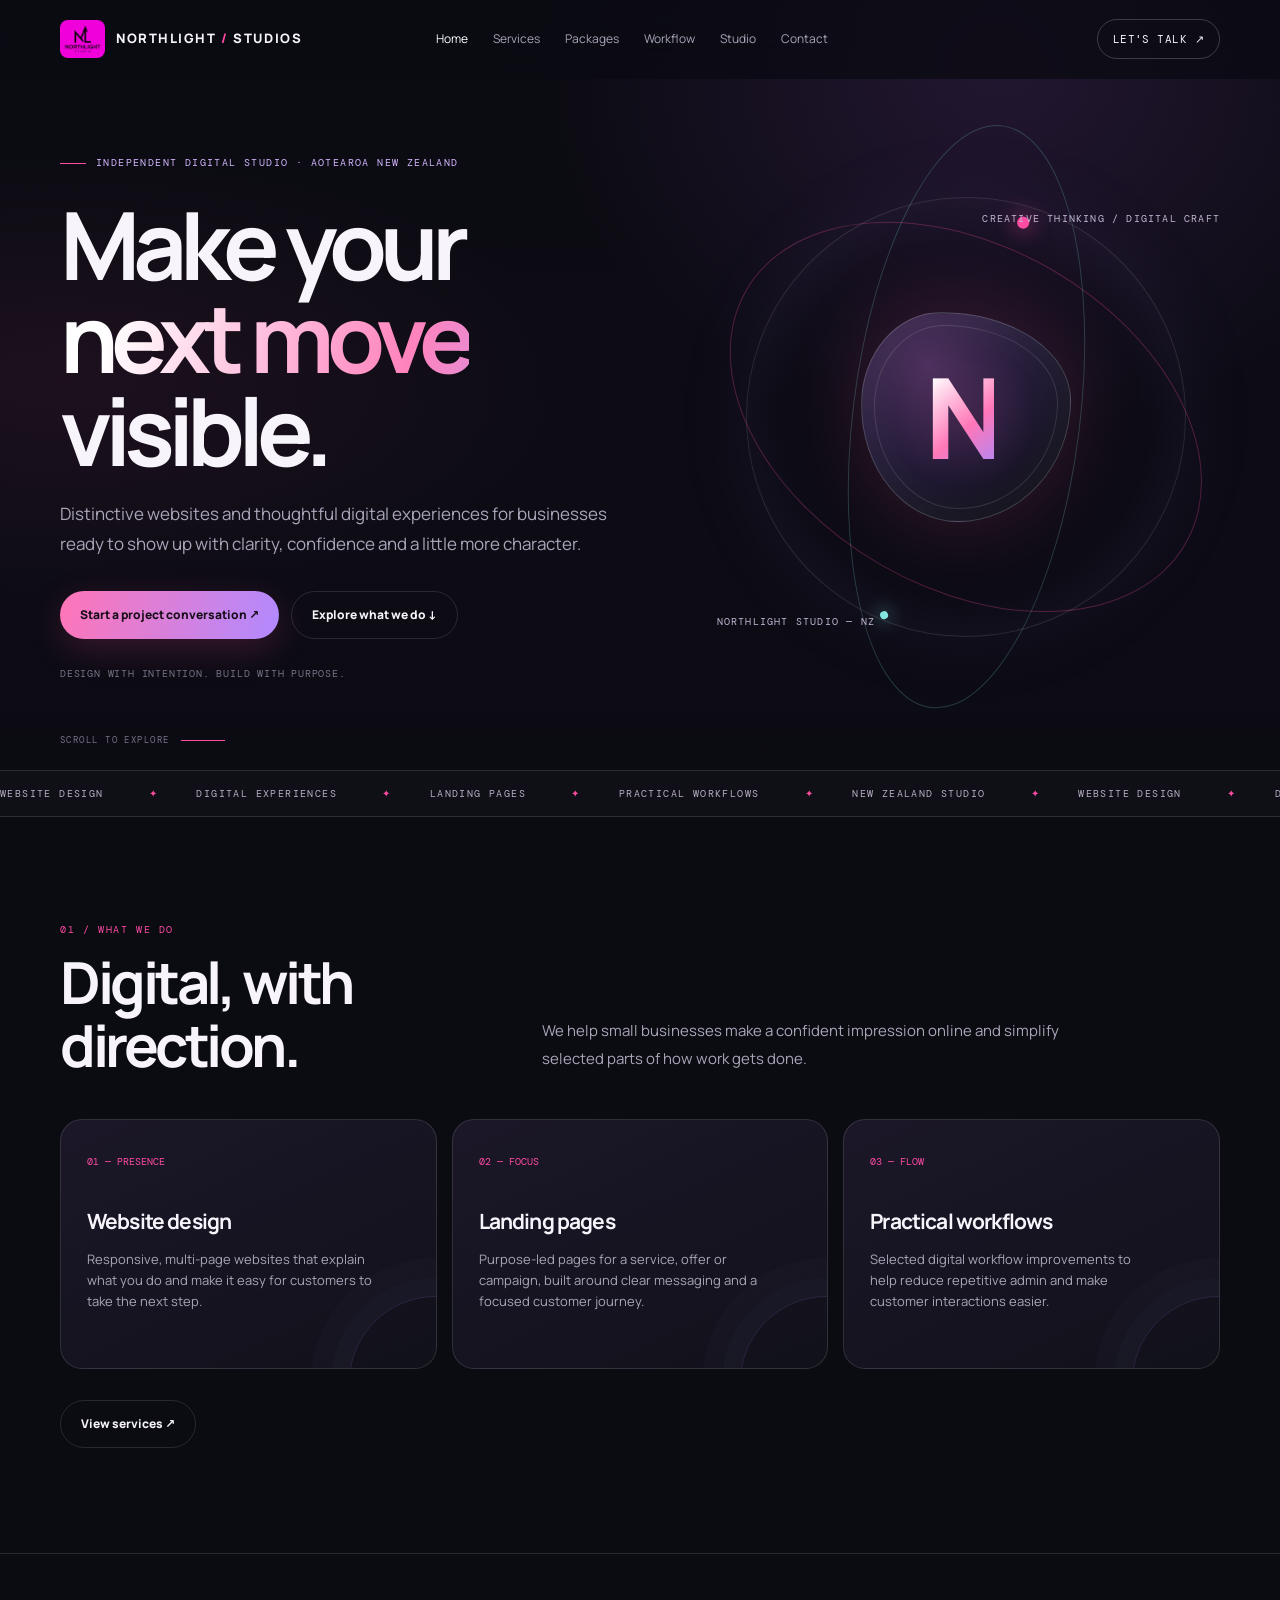
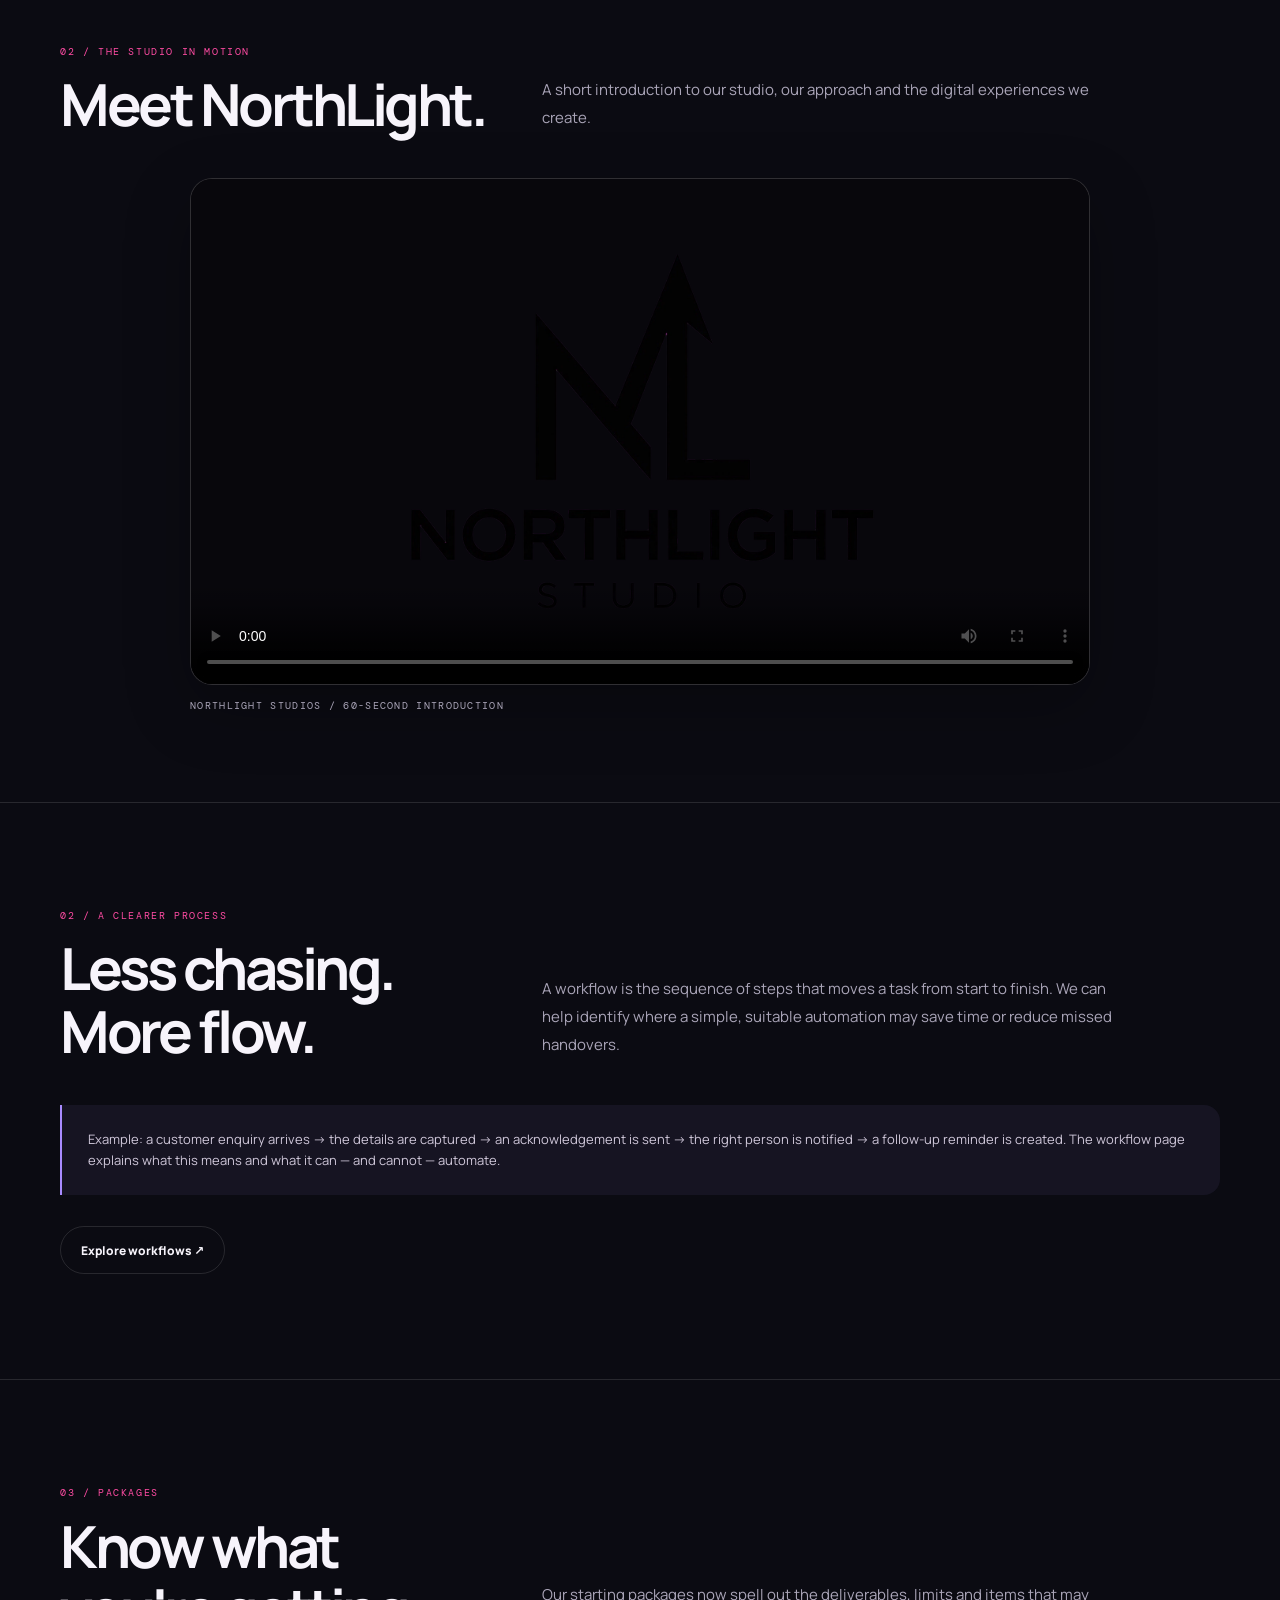
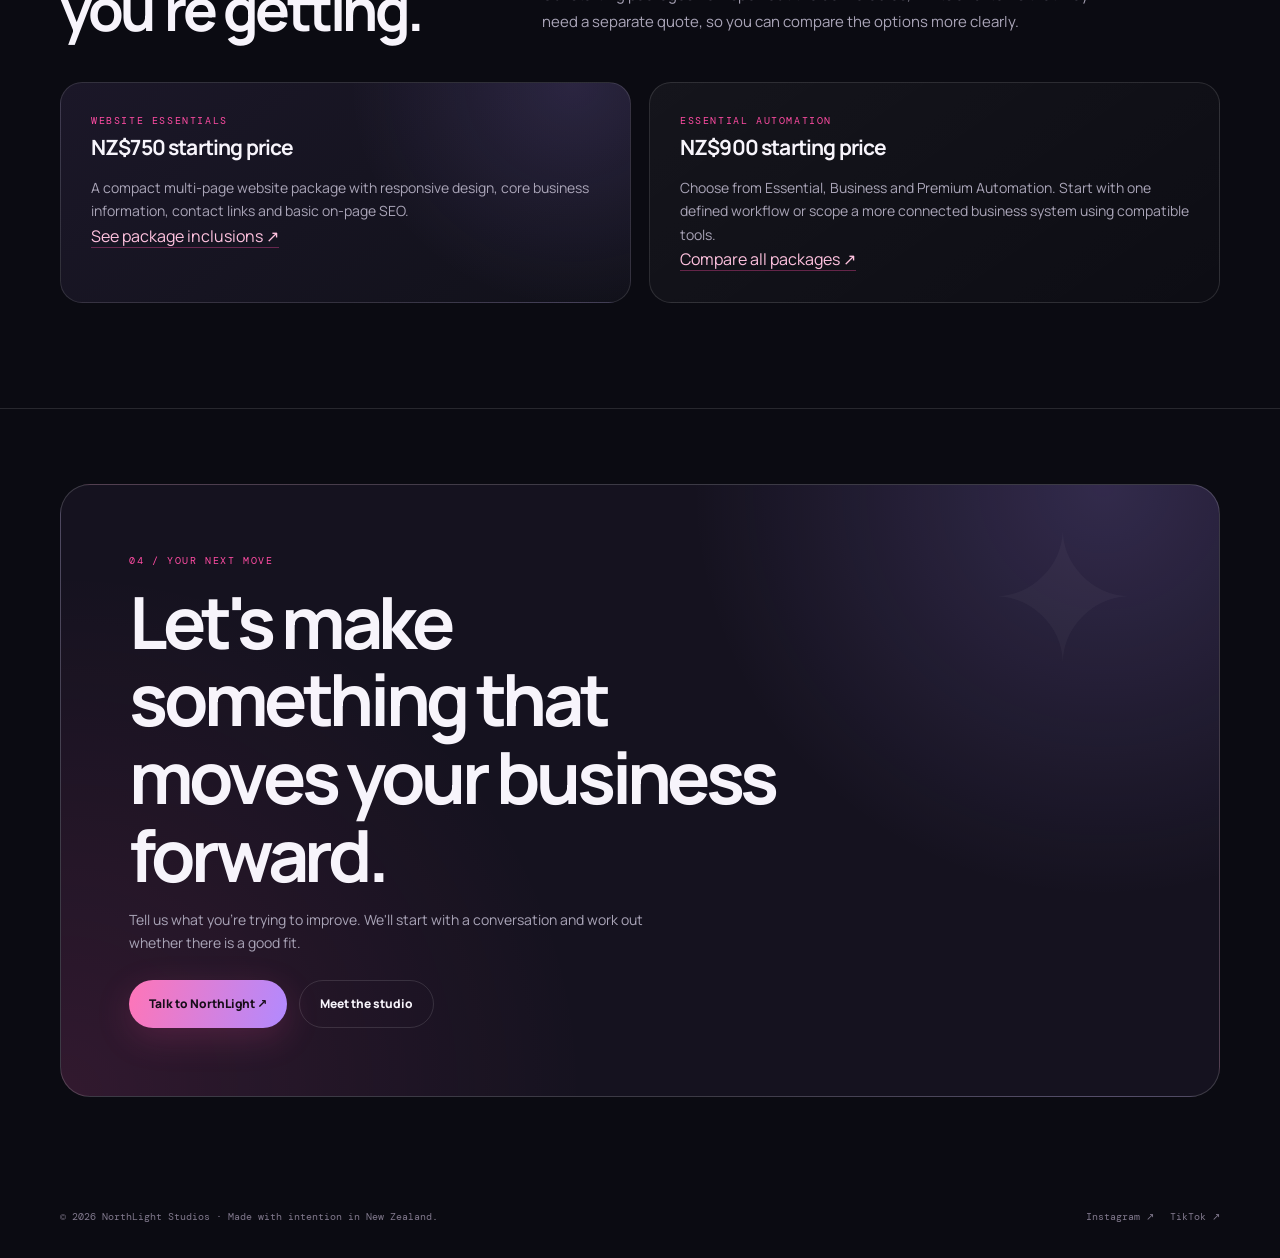
<file: index.html>
<!doctype html>
<html lang="en-NZ"><head><meta charset="utf-8"><meta name="viewport" content="width=device-width, initial-scale=1"><meta name="theme-color" content="#0b0b12"><meta name="description" content="Distinctive multi-page websites and practical digital workflows for New Zealand small businesses."><meta property="og:title" content="Make your next move visible | NorthLight Studios"><meta property="og:description" content="Distinctive multi-page websites and practical digital workflows for New Zealand small businesses."><title>Make your next move visible | NorthLight Studios</title><link rel="canonical" href="https://tk-890.github.io/northlight-studios/"><link rel="preconnect" href="https://fonts.googleapis.com"><link rel="preconnect" href="https://fonts.gstatic.com" crossorigin><link href="https://fonts.googleapis.com/css2?family=DM+Mono:wght@400;500&family=Manrope:wght@400;500;600;700;800&display=swap" rel="stylesheet"><link rel="stylesheet" href="styles.css"><script src="script.js" defer></script></head><body><header class="site-header" id="siteHeader"><div class="wrap nav">
<a class="brand" href="index.html" aria-label="NorthLight Studios home"><span class="brand-logo"><img src="assets/northlight-logo.png" alt="" width="44" height="30"></span><span class="brand-name">NORTHLIGHT<span> / </span>STUDIOS</span></a>
<nav id="main-menu" class="nav-links" aria-label="Main navigation"><a href="index.html" aria-current="page">Home</a><a href="services.html">Services</a><a href="packages.html">Packages</a><a href="workflow.html">Workflow</a><a href="studio.html">Studio</a><a href="contact.html">Contact</a></nav>
<div class="site-nav"><button class="menu-toggle" type="button" aria-expanded="false" aria-controls="main-menu">MENU ☰</button></div>
<a class="nav-cta" href="contact.html">LET'S TALK ↗</a>
</div></header><main>
<div class="wrap hero"><div class="hero-copy"><div class="eyebrow">Independent digital studio · Aotearoa New Zealand</div><h1>Make your<br><span class="gradient-text">next move</span><br>visible.</h1><p class="hero-lede">Distinctive websites and thoughtful digital experiences for businesses ready to show up with clarity, confidence and a little more character.</p><div class="hero-actions"><a class="button button-primary" href="contact.html">Start a project conversation ↗</a><a class="button button-ghost" href="services.html">Explore what we do ↓</a></div><div class="hero-note">DESIGN WITH INTENTION. BUILD WITH PURPOSE.</div></div><div class="hero-art" aria-label="Abstract NorthLight star and orbital design"><div class="orbital"><span class="orbit-dot"></span><span class="orbit-dot two"></span></div><div class="core"><span class="core-letter">N</span></div><div class="art-label top">CREATIVE THINKING / DIGITAL CRAFT</div><div class="art-label bottom">NORTHLIGHT STUDIO — NZ</div></div><div class="scroll-mark">SCROLL TO EXPLORE</div></div>
<div class="ticker" aria-label="NorthLight services"><div class="ticker-track" aria-hidden="true"><span>Website design <b>✦</b></span><span>Digital experiences <b>✦</b></span><span>Landing pages <b>✦</b></span><span>Practical workflows <b>✦</b></span><span>New Zealand studio <b>✦</b></span><span>Website design <b>✦</b></span><span>Digital experiences <b>✦</b></span><span>Landing pages <b>✦</b></span><span>Practical workflows <b>✦</b></span><span>New Zealand studio <b>✦</b></span></div></div>
<section><div class="wrap reveal"><div class="section-head"><div><div class="kicker">01 / What we do</div><h2>Digital, with<br>direction.</h2></div><p class="section-intro">We help small businesses make a confident impression online and simplify selected parts of how work gets done.</p></div><div class="service-grid"><article class="service-card"><span class="index">01 — PRESENCE</span><h3>Website design</h3><p>Responsive, multi-page websites that explain what you do and make it easy for customers to take the next step.</p></article><article class="service-card"><span class="index">02 — FOCUS</span><h3>Landing pages</h3><p>Purpose-led pages for a service, offer or campaign, built around clear messaging and a focused customer journey.</p></article><article class="service-card"><span class="index">03 — FLOW</span><h3>Practical workflows</h3><p>Selected digital workflow improvements to help reduce repetitive admin and make customer interactions easier.</p></article></div><div class="hero-actions"><a class="button button-ghost" href="services.html">View services ↗</a></div></div></section>
<section class="showreel-section" aria-labelledby="showreel-heading"><div class="wrap reveal"><div class="section-head"><div><div class="kicker">02 / The studio in motion</div><h2 id="showreel-heading">Meet NorthLight.</h2></div><p class="section-intro">A short introduction to our studio, our approach and the digital experiences we create.</p></div><div class="showreel-frame"><video class="showreel-video" controls preload="metadata" playsinline poster="assets/northlight-logo.png" aria-label="NorthLight Studios promotional film"><source src="assets/northlight-showreel.mp4" type="video/mp4">Your browser does not support embedded video. <a href="assets/northlight-showreel.mp4">Open the film</a>.</video></div><p class="showreel-caption">NORTHLIGHT STUDIOS / 60-SECOND INTRODUCTION</p></div></section>
<section><div class="wrap reveal"><div class="section-head"><div><div class="kicker">02 / A clearer process</div><h2>Less chasing.<br>More flow.</h2></div><p class="section-intro">A workflow is the sequence of steps that moves a task from start to finish. We can help identify where a simple, suitable automation may save time or reduce missed handovers.</p></div><div class="callout-panel">Example: a customer enquiry arrives → the details are captured → an acknowledgement is sent → the right person is notified → a follow-up reminder is created. The workflow page explains what this means and what it can — and cannot — automate.</div><div class="hero-actions"><a class="button button-ghost" href="workflow.html">Explore workflows ↗</a></div></div></section>
<section><div class="wrap reveal"><div class="section-head"><div><div class="kicker">03 / Packages</div><h2>Know what<br>you're getting.</h2></div><p class="section-intro">Our starting packages now spell out the deliverables, limits and items that may need a separate quote, so you can compare the options more clearly.</p></div><div class="about-grid"><article class="about-panel feature"><div class="kicker">Website Essentials</div><h3>NZ$750 starting price</h3><p>A compact multi-page website package with responsive design, core business information, contact links and basic on-page SEO.</p><a class="text-link" href="packages.html">See package inclusions ↗</a></article><article class="about-panel"><div class="kicker">Essential Automation</div><h3>NZ$900 starting price</h3><p>Choose from Essential, Business and Premium Automation. Start with one defined workflow or scope a more connected business system using compatible tools.</p><a class="text-link" href="packages.html">Compare all packages ↗</a></article></div></div></section>
<div class="wrap contact-section"><div class="contact-box reveal"><div class="kicker">04 / Your next move</div><h2>Let's make something that moves your business forward.</h2><p>Tell us what you're trying to improve. We'll start with a conversation and work out whether there is a good fit.</p><div class="contact-actions"><a class="button button-primary" href="contact.html">Talk to NorthLight ↗</a><a class="button button-ghost" href="studio.html">Meet the studio</a></div></div></div></main><footer class="wrap"><span>© <span id="year"></span> NorthLight Studios · Made with intention in New Zealand.</span><div class="footer-social"><a href="https://www.instagram.com/northlight_std" target="_blank" rel="noopener noreferrer">Instagram ↗</a><a href="https://www.tiktok.com/@northlight.studi" target="_blank" rel="noopener noreferrer">TikTok ↗</a></div></footer></body></html>
</file>
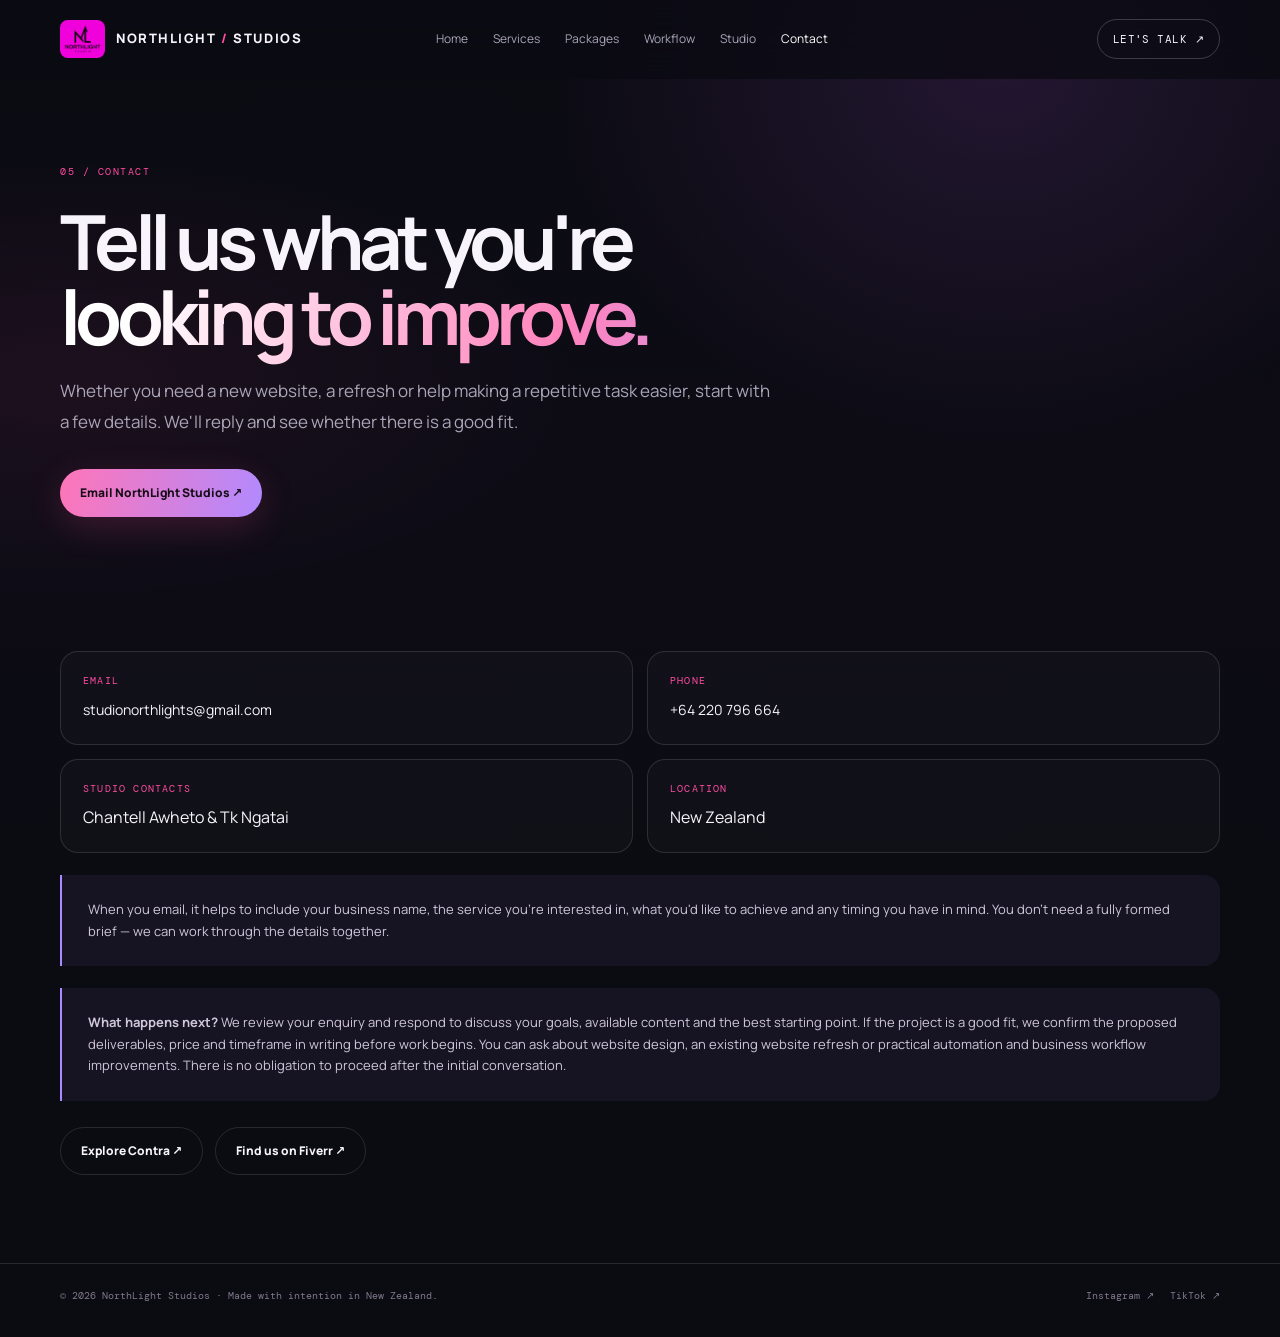
<file: contact.html>
<!doctype html>
<html lang="en-NZ"><head><meta charset="utf-8"><meta name="viewport" content="width=device-width, initial-scale=1"><meta name="theme-color" content="#0b0b12"><meta name="description" content="Contact NorthLight Studios about website design, digital projects and practical workflow improvements."><meta property="og:title" content="Contact NorthLight Studios | NorthLight Studios"><meta property="og:description" content="Contact NorthLight Studios about website design, digital projects and practical workflow improvements."><title>Contact NorthLight Studios | NorthLight Studios</title><link rel="canonical" href="https://tk-890.github.io/northlight-studios/contact.html"><link rel="preconnect" href="https://fonts.googleapis.com"><link rel="preconnect" href="https://fonts.gstatic.com" crossorigin><link href="https://fonts.googleapis.com/css2?family=DM+Mono:wght@400;500&family=Manrope:wght@400;500;600;700;800&display=swap" rel="stylesheet"><link rel="stylesheet" href="styles.css"><script src="script.js" defer></script></head><body><header class="site-header" id="siteHeader"><div class="wrap nav">
<a class="brand" href="index.html" aria-label="NorthLight Studios home"><span class="brand-logo"><img src="assets/northlight-logo.png" alt="" width="44" height="30"></span><span class="brand-name">NORTHLIGHT<span> / </span>STUDIOS</span></a>
<nav id="main-menu" class="nav-links" aria-label="Main navigation"><a href="index.html">Home</a><a href="services.html">Services</a><a href="packages.html">Packages</a><a href="workflow.html">Workflow</a><a href="studio.html">Studio</a><a href="contact.html" aria-current="page">Contact</a></nav>
<div class="site-nav"><button class="menu-toggle" type="button" aria-expanded="false" aria-controls="main-menu">MENU ☰</button></div>
<a class="nav-cta" href="contact.html">LET'S TALK ↗</a>
</div></header><main><div class="wrap page-hero"><div class="page-kicker">05 / Contact</div><h1>Tell us what you're<br><span class="gradient-text">looking to improve.</span></h1><p class="hero-lede">Whether you need a new website, a refresh or help making a repetitive task easier, start with a few details. We'll reply and see whether there is a good fit.</p><div class="hero-actions"><a class="button button-primary" href="mailto:studionorthlights@gmail.com?subject=NorthLight%20Studios%20project%20enquiry">Email NorthLight Studios ↗</a></div></div><section class="content-section"><div class="wrap"><div class="contact-methods"><div class="contact-method"><small>Email</small><a href="mailto:studionorthlights@gmail.com">studionorthlights@gmail.com</a></div><div class="contact-method"><small>Phone</small><a href="tel:+64220796664">+64 220 796 664</a></div><div class="contact-method"><small>Studio contacts</small><span>Chantell Awheto &amp; Tk Ngatai</span></div><div class="contact-method"><small>Location</small><span>New Zealand</span></div></div><div class="callout-panel" style="margin-top:22px">When you email, it helps to include your business name, the service you're interested in, what you'd like to achieve and any timing you have in mind. You don't need a fully formed brief — we can work through the details together.</div><div class="callout-panel" style="margin-top:22px"><strong>What happens next?</strong> We review your enquiry and respond to discuss your goals, available content and the best starting point. If the project is a good fit, we confirm the proposed deliverables, price and timeframe in writing before work begins. You can ask about website design, an existing website refresh or practical automation and business workflow improvements. There is no obligation to proceed after the initial conversation.</div><div class="contact-actions"><a class="button button-ghost" href="https://contra.com/s/77cEUqAb-modern-responsive-business-website-design" target="_blank" rel="noopener noreferrer">Explore Contra ↗</a><a class="button button-ghost" href="https://www.fiverr.com/s/2pQEk8L" target="_blank" rel="noopener noreferrer">Find us on Fiverr ↗</a></div></div></section></main><footer class="wrap"><span>© <span id="year"></span> NorthLight Studios · Made with intention in New Zealand.</span><div class="footer-social"><a href="https://www.instagram.com/northlight_std" target="_blank" rel="noopener noreferrer">Instagram ↗</a><a href="https://www.tiktok.com/@northlight.studi" target="_blank" rel="noopener noreferrer">TikTok ↗</a></div></footer></body></html>
</file>
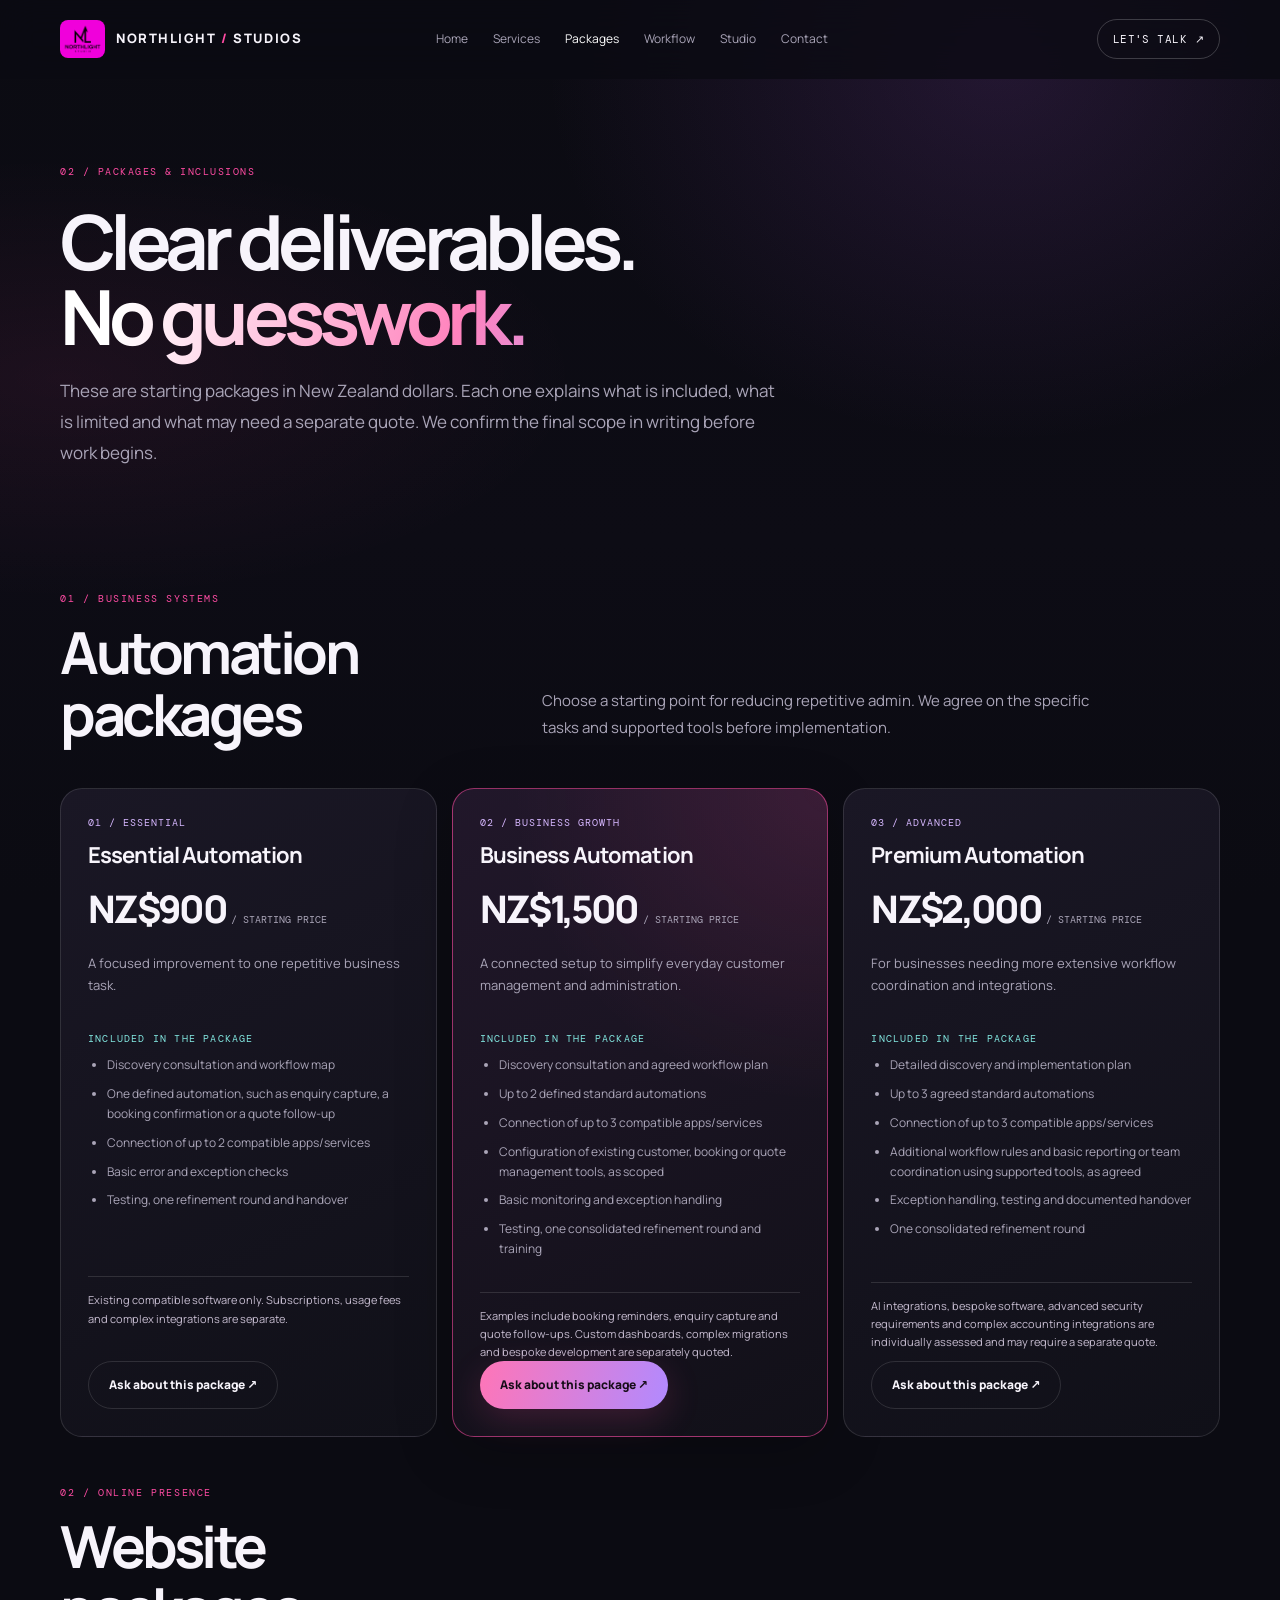
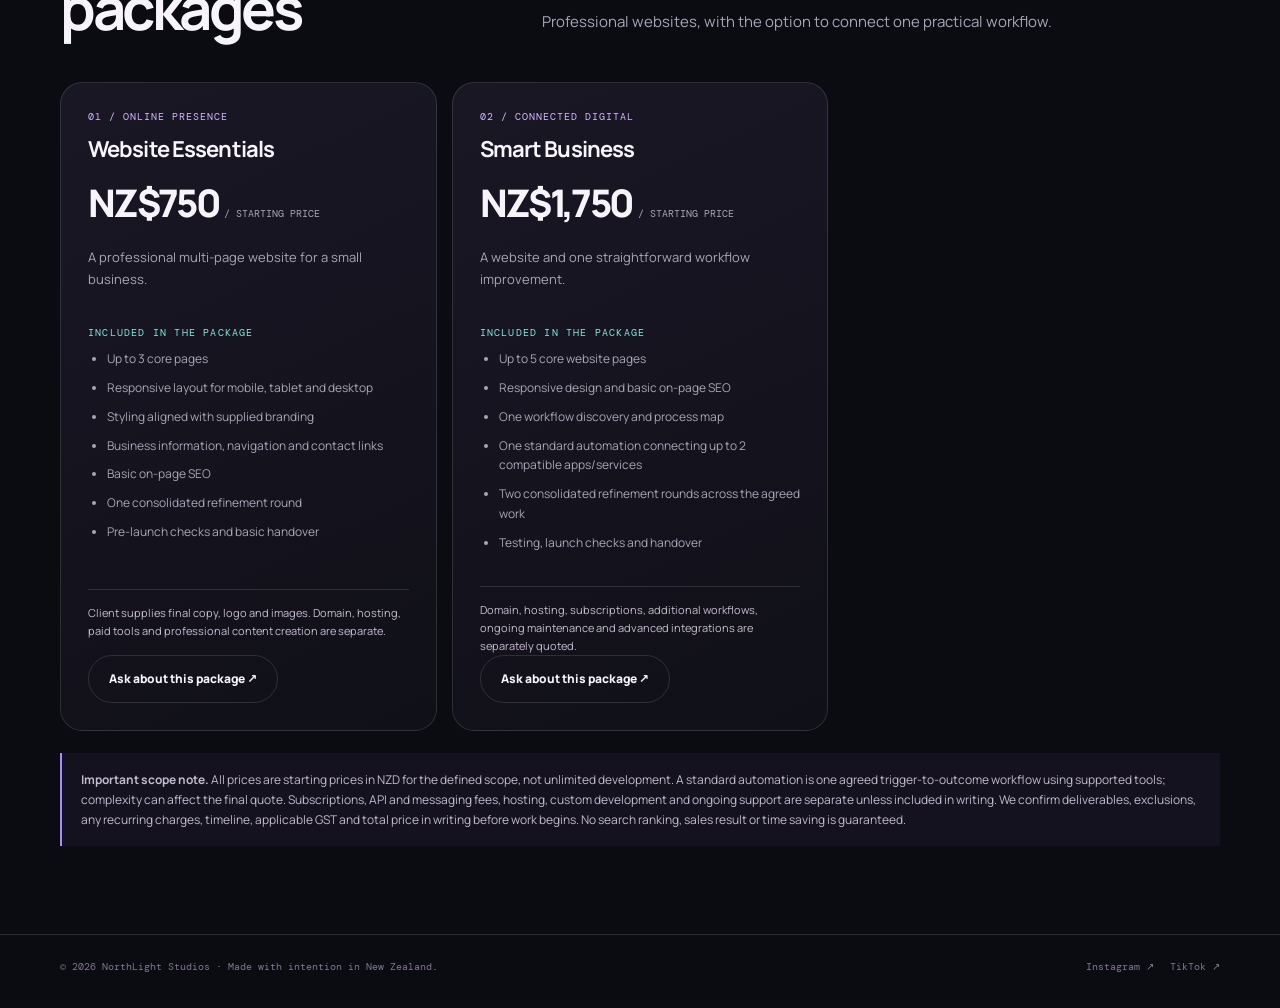
<file: packages.html>
<!doctype html>
<html lang="en-NZ"><head><meta charset="utf-8"><meta name="viewport" content="width=device-width, initial-scale=1"><meta name="theme-color" content="#0b0b12"><meta name="description" content="See what is included in NorthLight Studios website, automation and combined packages. Starting prices in NZD."><meta property="og:title" content="Packages and pricing | NorthLight Studios"><meta property="og:description" content="See what is included in NorthLight Studios website, automation and combined packages. Starting prices in NZD."><title>Packages and pricing | NorthLight Studios</title><link rel="preconnect" href="https://fonts.googleapis.com"><link rel="preconnect" href="https://fonts.gstatic.com" crossorigin><link href="https://fonts.googleapis.com/css2?family=DM+Mono:wght@400;500&family=Manrope:wght@400;500;600;700;800&display=swap" rel="stylesheet"><link rel="stylesheet" href="styles.css"><script src="script.js" defer></script></head><body><header class="site-header" id="siteHeader"><div class="wrap nav">
<a class="brand" href="index.html" aria-label="NorthLight Studios home"><span class="brand-logo"><img src="assets/northlight-logo.png" alt="" width="44" height="30"></span><span class="brand-name">NORTHLIGHT<span> / </span>STUDIOS</span></a>
<nav id="main-menu" class="nav-links" aria-label="Main navigation"><a href="index.html">Home</a><a href="services.html">Services</a><a href="packages.html" aria-current="page">Packages</a><a href="workflow.html">Workflow</a><a href="studio.html">Studio</a><a href="contact.html">Contact</a></nav>
<div class="site-nav"><button class="menu-toggle" type="button" aria-expanded="false" aria-controls="main-menu">MENU ☰</button></div>
<a class="nav-cta" href="contact.html">LET'S TALK ↗</a>
</div></header><main><div class="wrap page-hero"><div class="page-kicker">02 / Packages & inclusions</div><h1>Clear deliverables.<br><span class="gradient-text">No guesswork.</span></h1><p class="hero-lede">These are starting packages in New Zealand dollars. Each one explains what is included, what is limited and what may need a separate quote. We confirm the final scope in writing before work begins.</p></div>
<section class="content-section"><div class="wrap"><div class="section-head"><div><div class="kicker">01 / Business systems</div><h2>Automation packages</h2></div><p class="section-intro">Choose a starting point for reducing repetitive admin. We agree on the specific tasks and supported tools before implementation.</p></div><div class="package-page-grid"><article class="package"><div class="package-label">01 / Essential</div><h2>Essential Automation</h2><div class="price">NZ$900 <small>/ STARTING PRICE</small></div><p>A focused improvement to one repetitive business task.</p><div class="included-heading">Included in the package</div><ul><li>Discovery consultation and workflow map</li><li>One defined automation, such as enquiry capture, a booking confirmation or a quote follow-up</li><li>Connection of up to 2 compatible apps/services</li><li>Basic error and exception checks</li><li>Testing, one refinement round and handover</li></ul><div class="package-note">Existing compatible software only. Subscriptions, usage fees and complex integrations are separate.</div><a class="button button-ghost" href="contact.html?package=Essential%20Automation">Ask about this package ↗</a></article><article class="package featured"><div class="package-label">02 / Business growth</div><h2>Business Automation</h2><div class="price">NZ$1,500 <small>/ STARTING PRICE</small></div><p>A connected setup to simplify everyday customer management and administration.</p><div class="included-heading">Included in the package</div><ul><li>Discovery consultation and agreed workflow plan</li><li>Up to 2 defined standard automations</li><li>Connection of up to 3 compatible apps/services</li><li>Configuration of existing customer, booking or quote management tools, as scoped</li><li>Basic monitoring and exception handling</li><li>Testing, one consolidated refinement round and training</li></ul><div class="package-note">Examples include booking reminders, enquiry capture and quote follow-ups. Custom dashboards, complex migrations and bespoke development are separately quoted.</div><a class="button button-primary" href="contact.html?package=Business%20Automation">Ask about this package ↗</a></article><article class="package"><div class="package-label">03 / Advanced</div><h2>Premium Automation</h2><div class="price">NZ$2,000 <small>/ STARTING PRICE</small></div><p>For businesses needing more extensive workflow coordination and integrations.</p><div class="included-heading">Included in the package</div><ul><li>Detailed discovery and implementation plan</li><li>Up to 3 agreed standard automations</li><li>Connection of up to 3 compatible apps/services</li><li>Additional workflow rules and basic reporting or team coordination using supported tools, as agreed</li><li>Exception handling, testing and documented handover</li><li>One consolidated refinement round</li></ul><div class="package-note">AI integrations, bespoke software, advanced security requirements and complex accounting integrations are individually assessed and may require a separate quote.</div><a class="button button-ghost" href="contact.html?package=Premium%20Automation">Ask about this package ↗</a></article></div><div class="section-head" style="margin-top:48px"><div><div class="kicker">02 / Online presence</div><h2>Website packages</h2></div><p class="section-intro">Professional websites, with the option to connect one practical workflow.</p></div><div class="package-page-grid"><article class="package"><div class="package-label">01 / Online presence</div><h2>Website Essentials</h2><div class="price">NZ$750 <small>/ STARTING PRICE</small></div><p>A professional multi-page website for a small business.</p><div class="included-heading">Included in the package</div><ul><li>Up to 3 core pages</li><li>Responsive layout for mobile, tablet and desktop</li><li>Styling aligned with supplied branding</li><li>Business information, navigation and contact links</li><li>Basic on-page SEO</li><li>One consolidated refinement round</li><li>Pre-launch checks and basic handover</li></ul><div class="package-note">Client supplies final copy, logo and images. Domain, hosting, paid tools and professional content creation are separate.</div><a class="button button-ghost" href="contact.html?package=Website%20Essentials">Ask about this package ↗</a></article><article class="package"><div class="package-label">02 / Connected digital</div><h2>Smart Business</h2><div class="price">NZ$1,750 <small>/ STARTING PRICE</small></div><p>A website and one straightforward workflow improvement.</p><div class="included-heading">Included in the package</div><ul><li>Up to 5 core website pages</li><li>Responsive design and basic on-page SEO</li><li>One workflow discovery and process map</li><li>One standard automation connecting up to 2 compatible apps/services</li><li>Two consolidated refinement rounds across the agreed work</li><li>Testing, launch checks and handover</li></ul><div class="package-note">Domain, hosting, subscriptions, additional workflows, ongoing maintenance and advanced integrations are separately quoted.</div><a class="button button-ghost" href="contact.html?package=Smart%20Business">Ask about this package ↗</a></article></div><div class="scope-note"><strong>Important scope note.</strong> All prices are starting prices in NZD for the defined scope, not unlimited development. A standard automation is one agreed trigger-to-outcome workflow using supported tools; complexity can affect the final quote. Subscriptions, API and messaging fees, hosting, custom development and ongoing support are separate unless included in writing. We confirm deliverables, exclusions, any recurring charges, timeline, applicable GST and total price in writing before work begins. No search ranking, sales result or time saving is guaranteed.</div></div></section></main><footer class="wrap"><span>© <span id="year"></span> NorthLight Studios · Made with intention in New Zealand.</span><div class="footer-social"><a href="https://www.instagram.com/northlight_std" target="_blank" rel="noopener noreferrer">Instagram ↗</a><a href="https://www.tiktok.com/@northlight.studi" target="_blank" rel="noopener noreferrer">TikTok ↗</a></div></footer></body></html>
</file>
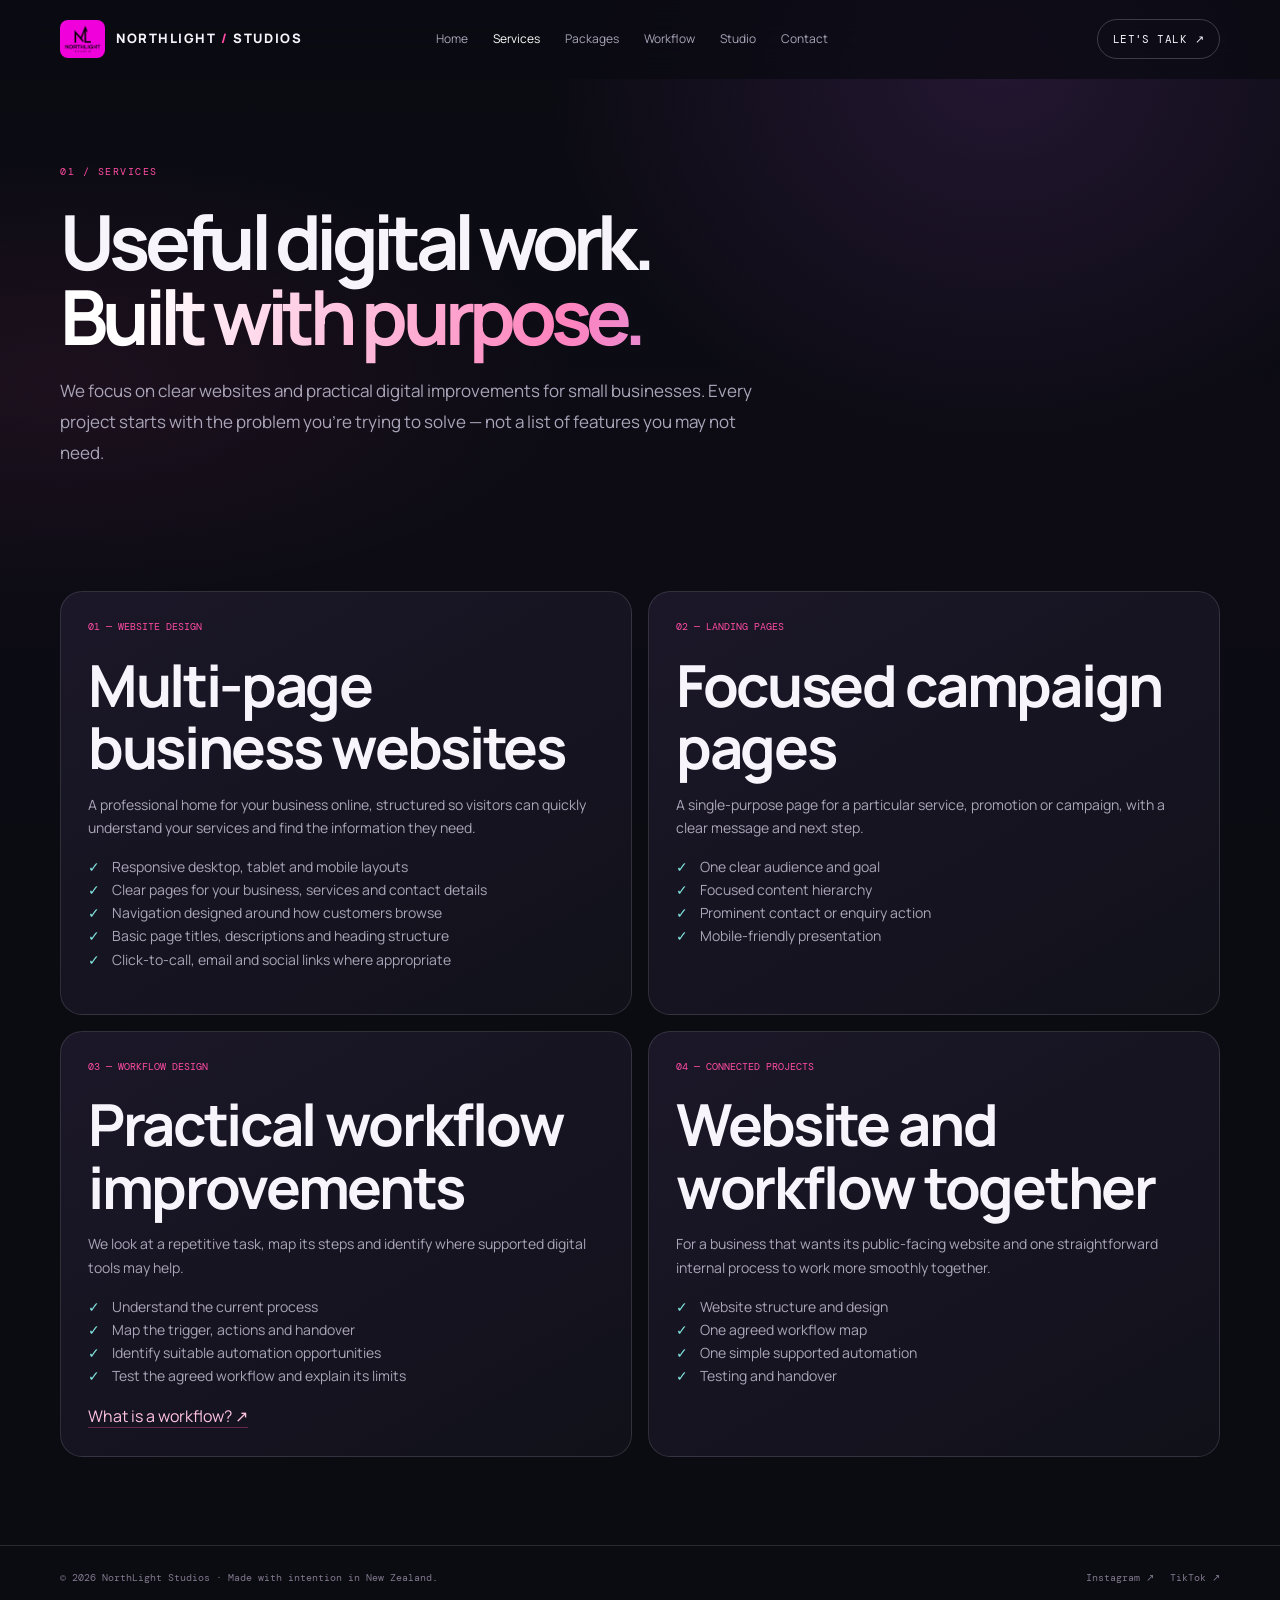
<file: services.html>
<!doctype html>
<html lang="en-NZ"><head><meta charset="utf-8"><meta name="viewport" content="width=device-width, initial-scale=1"><meta name="theme-color" content="#0b0b12"><meta name="description" content="Website design, landing pages and practical workflow improvements for New Zealand small businesses."><meta property="og:title" content="Services | NorthLight Studios"><meta property="og:description" content="Website design, landing pages and practical workflow improvements for New Zealand small businesses."><title>Services | NorthLight Studios</title><link rel="preconnect" href="https://fonts.googleapis.com"><link rel="preconnect" href="https://fonts.gstatic.com" crossorigin><link href="https://fonts.googleapis.com/css2?family=DM+Mono:wght@400;500&family=Manrope:wght@400;500;600;700;800&display=swap" rel="stylesheet"><link rel="stylesheet" href="styles.css"><script src="script.js" defer></script></head><body><header class="site-header" id="siteHeader"><div class="wrap nav">
<a class="brand" href="index.html" aria-label="NorthLight Studios home"><span class="brand-logo"><img src="assets/northlight-logo.png" alt="" width="44" height="30"></span><span class="brand-name">NORTHLIGHT<span> / </span>STUDIOS</span></a>
<nav id="main-menu" class="nav-links" aria-label="Main navigation"><a href="index.html">Home</a><a href="services.html" aria-current="page">Services</a><a href="packages.html">Packages</a><a href="workflow.html">Workflow</a><a href="studio.html">Studio</a><a href="contact.html">Contact</a></nav>
<div class="site-nav"><button class="menu-toggle" type="button" aria-expanded="false" aria-controls="main-menu">MENU ☰</button></div>
<a class="nav-cta" href="contact.html">LET'S TALK ↗</a>
</div></header><main><div class="wrap page-hero"><div class="page-kicker">01 / Services</div><h1>Useful digital work.<br><span class="gradient-text">Built with purpose.</span></h1><p class="hero-lede">We focus on clear websites and practical digital improvements for small businesses. Every project starts with the problem you're trying to solve — not a list of features you may not need.</p></div>
<section class="content-section"><div class="wrap content-grid"><article class="detail-card"><span class="index">01 — WEBSITE DESIGN</span><h2>Multi-page business websites</h2><p>A professional home for your business online, structured so visitors can quickly understand your services and find the information they need.</p><ul class="check-list"><li>Responsive desktop, tablet and mobile layouts</li><li>Clear pages for your business, services and contact details</li><li>Navigation designed around how customers browse</li><li>Basic page titles, descriptions and heading structure</li><li>Click-to-call, email and social links where appropriate</li></ul></article><article class="detail-card"><span class="index">02 — LANDING PAGES</span><h2>Focused campaign pages</h2><p>A single-purpose page for a particular service, promotion or campaign, with a clear message and next step.</p><ul class="check-list"><li>One clear audience and goal</li><li>Focused content hierarchy</li><li>Prominent contact or enquiry action</li><li>Mobile-friendly presentation</li></ul></article><article class="detail-card"><span class="index">03 — WORKFLOW DESIGN</span><h2>Practical workflow improvements</h2><p>We look at a repetitive task, map its steps and identify where supported digital tools may help.</p><ul class="check-list"><li>Understand the current process</li><li>Map the trigger, actions and handover</li><li>Identify suitable automation opportunities</li><li>Test the agreed workflow and explain its limits</li></ul><a class="text-link" href="workflow.html">What is a workflow? ↗</a></article><article class="detail-card"><span class="index">04 — CONNECTED PROJECTS</span><h2>Website and workflow together</h2><p>For a business that wants its public-facing website and one straightforward internal process to work more smoothly together.</p><ul class="check-list"><li>Website structure and design</li><li>One agreed workflow map</li><li>One simple supported automation</li><li>Testing and handover</li></ul></article></div></section></main><footer class="wrap"><span>© <span id="year"></span> NorthLight Studios · Made with intention in New Zealand.</span><div class="footer-social"><a href="https://www.instagram.com/northlight_std" target="_blank" rel="noopener noreferrer">Instagram ↗</a><a href="https://www.tiktok.com/@northlight.studi" target="_blank" rel="noopener noreferrer">TikTok ↗</a></div></footer></body></html>
</file>
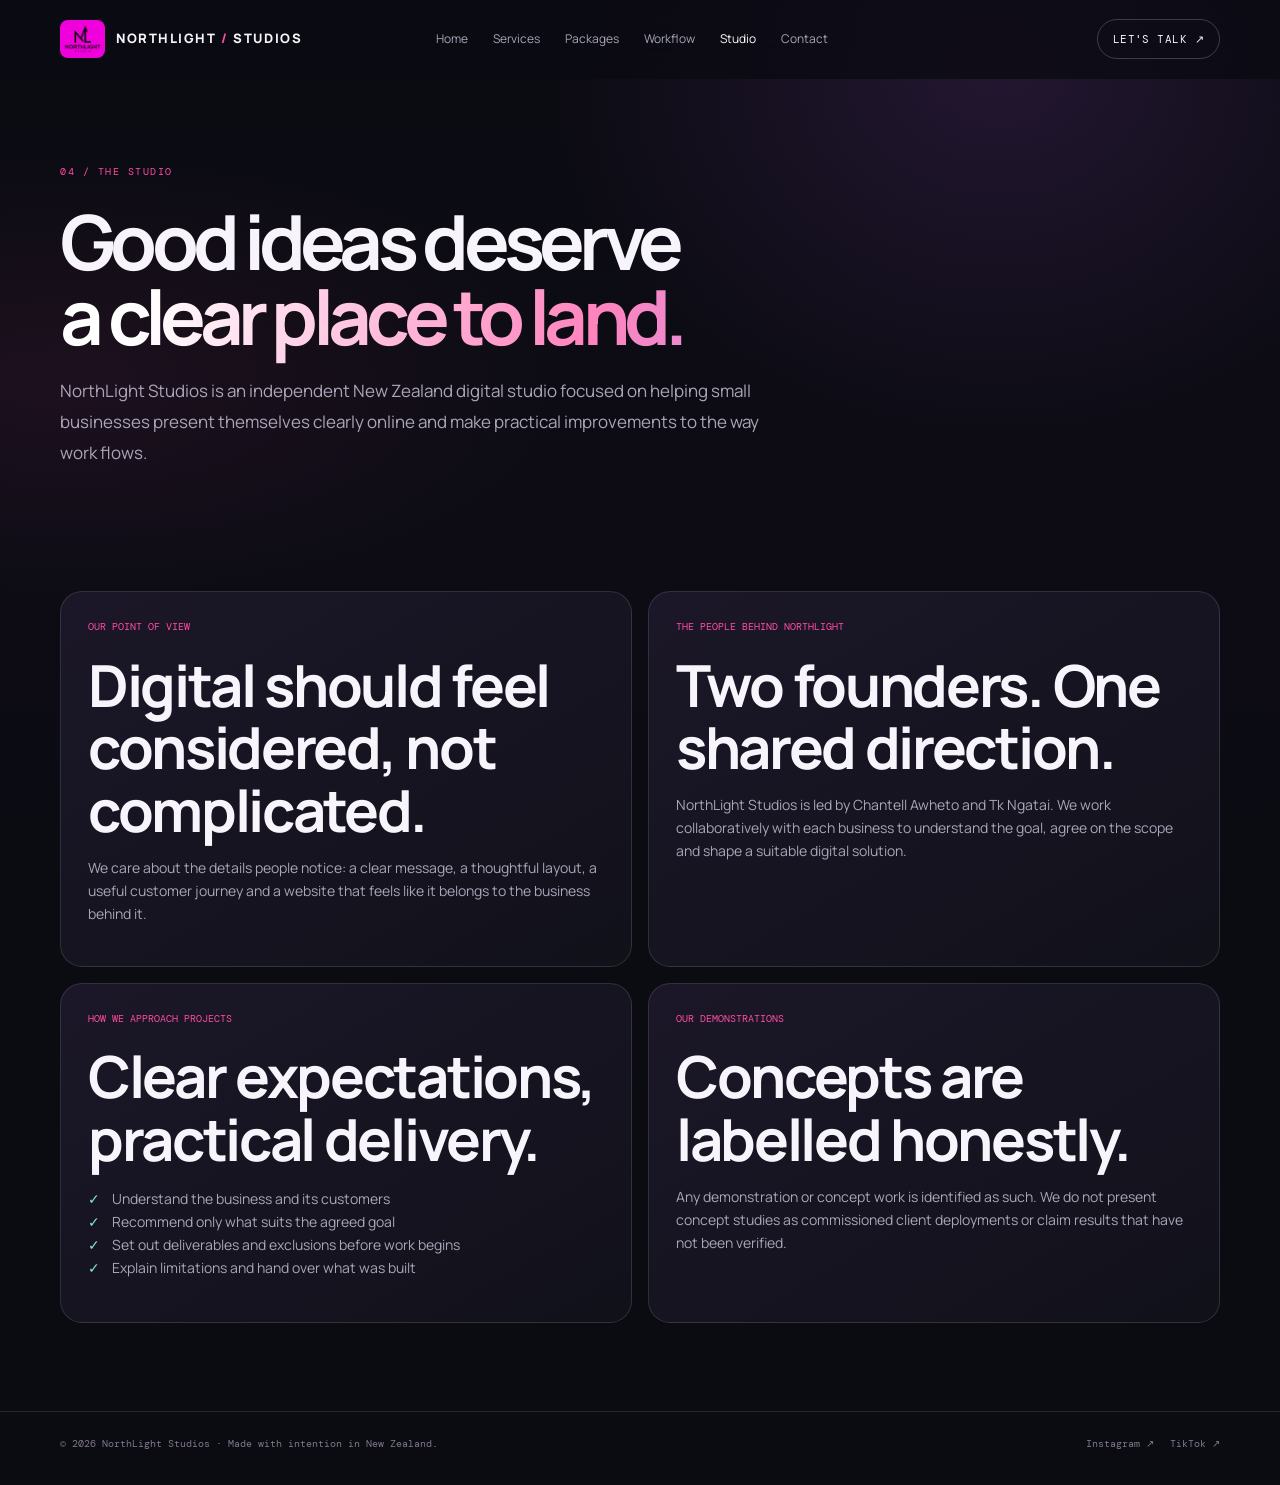
<file: studio.html>
<!doctype html>
<html lang="en-NZ"><head><meta charset="utf-8"><meta name="viewport" content="width=device-width, initial-scale=1"><meta name="theme-color" content="#0b0b12"><meta name="description" content="Meet NorthLight Studios, an independent New Zealand digital studio led by Chantell Awheto and Tk Ngatai."><meta property="og:title" content="The studio | NorthLight Studios"><meta property="og:description" content="Meet NorthLight Studios, an independent New Zealand digital studio led by Chantell Awheto and Tk Ngatai."><title>The studio | NorthLight Studios</title><link rel="preconnect" href="https://fonts.googleapis.com"><link rel="preconnect" href="https://fonts.gstatic.com" crossorigin><link href="https://fonts.googleapis.com/css2?family=DM+Mono:wght@400;500&family=Manrope:wght@400;500;600;700;800&display=swap" rel="stylesheet"><link rel="stylesheet" href="styles.css"><script src="script.js" defer></script></head><body><header class="site-header" id="siteHeader"><div class="wrap nav">
<a class="brand" href="index.html" aria-label="NorthLight Studios home"><span class="brand-logo"><img src="assets/northlight-logo.png" alt="" width="44" height="30"></span><span class="brand-name">NORTHLIGHT<span> / </span>STUDIOS</span></a>
<nav id="main-menu" class="nav-links" aria-label="Main navigation"><a href="index.html">Home</a><a href="services.html">Services</a><a href="packages.html">Packages</a><a href="workflow.html">Workflow</a><a href="studio.html" aria-current="page">Studio</a><a href="contact.html">Contact</a></nav>
<div class="site-nav"><button class="menu-toggle" type="button" aria-expanded="false" aria-controls="main-menu">MENU ☰</button></div>
<a class="nav-cta" href="contact.html">LET'S TALK ↗</a>
</div></header><main><div class="wrap page-hero"><div class="page-kicker">04 / The studio</div><h1>Good ideas deserve<br><span class="gradient-text">a clear place to land.</span></h1><p class="hero-lede">NorthLight Studios is an independent New Zealand digital studio focused on helping small businesses present themselves clearly online and make practical improvements to the way work flows.</p></div><section class="content-section"><div class="wrap content-grid"><article class="detail-card"><span class="index">OUR POINT OF VIEW</span><h2>Digital should feel considered, not complicated.</h2><p>We care about the details people notice: a clear message, a thoughtful layout, a useful customer journey and a website that feels like it belongs to the business behind it.</p></article><article class="detail-card"><span class="index">THE PEOPLE BEHIND NORTHLIGHT</span><h2>Two founders. One shared direction.</h2><p>NorthLight Studios is led by Chantell Awheto and Tk Ngatai. We work collaboratively with each business to understand the goal, agree on the scope and shape a suitable digital solution.</p></article><article class="detail-card"><span class="index">HOW WE APPROACH PROJECTS</span><h2>Clear expectations, practical delivery.</h2><ul class="check-list"><li>Understand the business and its customers</li><li>Recommend only what suits the agreed goal</li><li>Set out deliverables and exclusions before work begins</li><li>Explain limitations and hand over what was built</li></ul></article><article class="detail-card"><span class="index">OUR DEMONSTRATIONS</span><h2>Concepts are labelled honestly.</h2><p>Any demonstration or concept work is identified as such. We do not present concept studies as commissioned client deployments or claim results that have not been verified.</p></article></div></section></main><footer class="wrap"><span>© <span id="year"></span> NorthLight Studios · Made with intention in New Zealand.</span><div class="footer-social"><a href="https://www.instagram.com/northlight_std" target="_blank" rel="noopener noreferrer">Instagram ↗</a><a href="https://www.tiktok.com/@northlight.studi" target="_blank" rel="noopener noreferrer">TikTok ↗</a></div></footer></body></html>
</file>
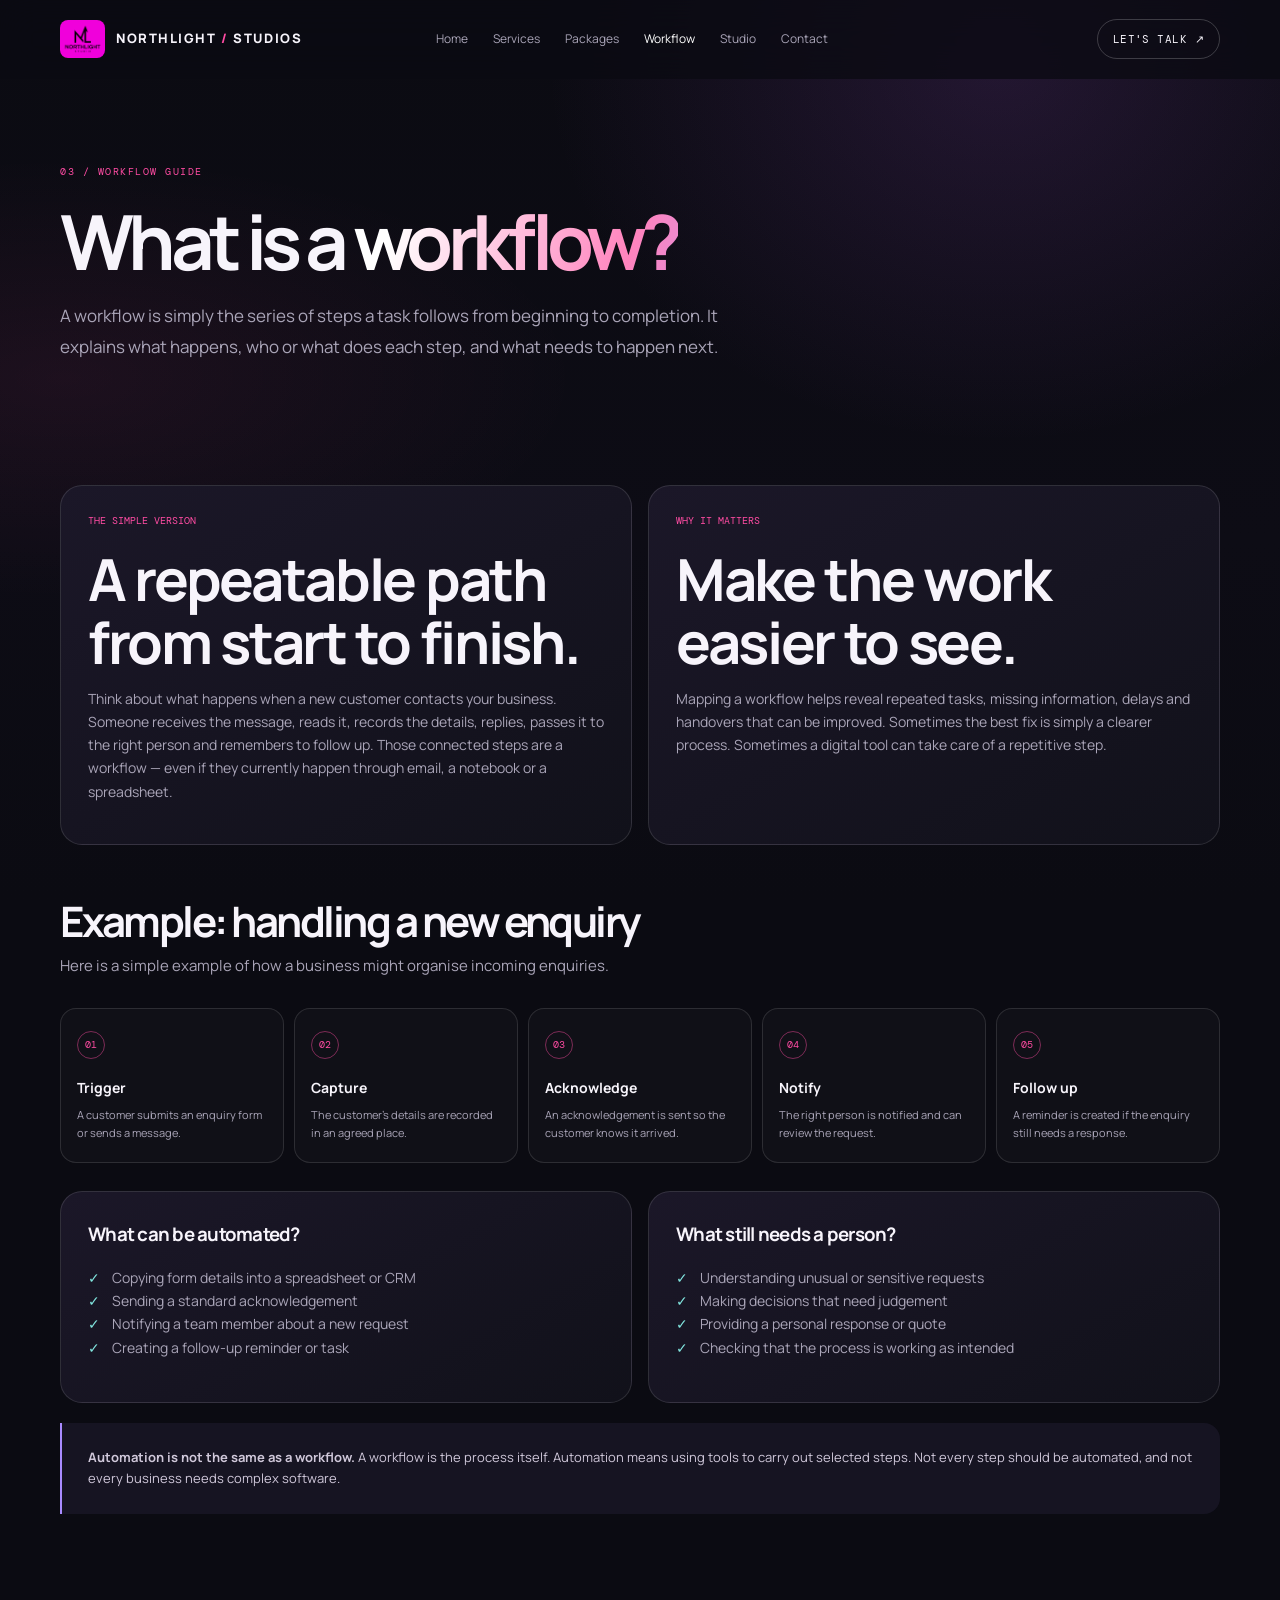
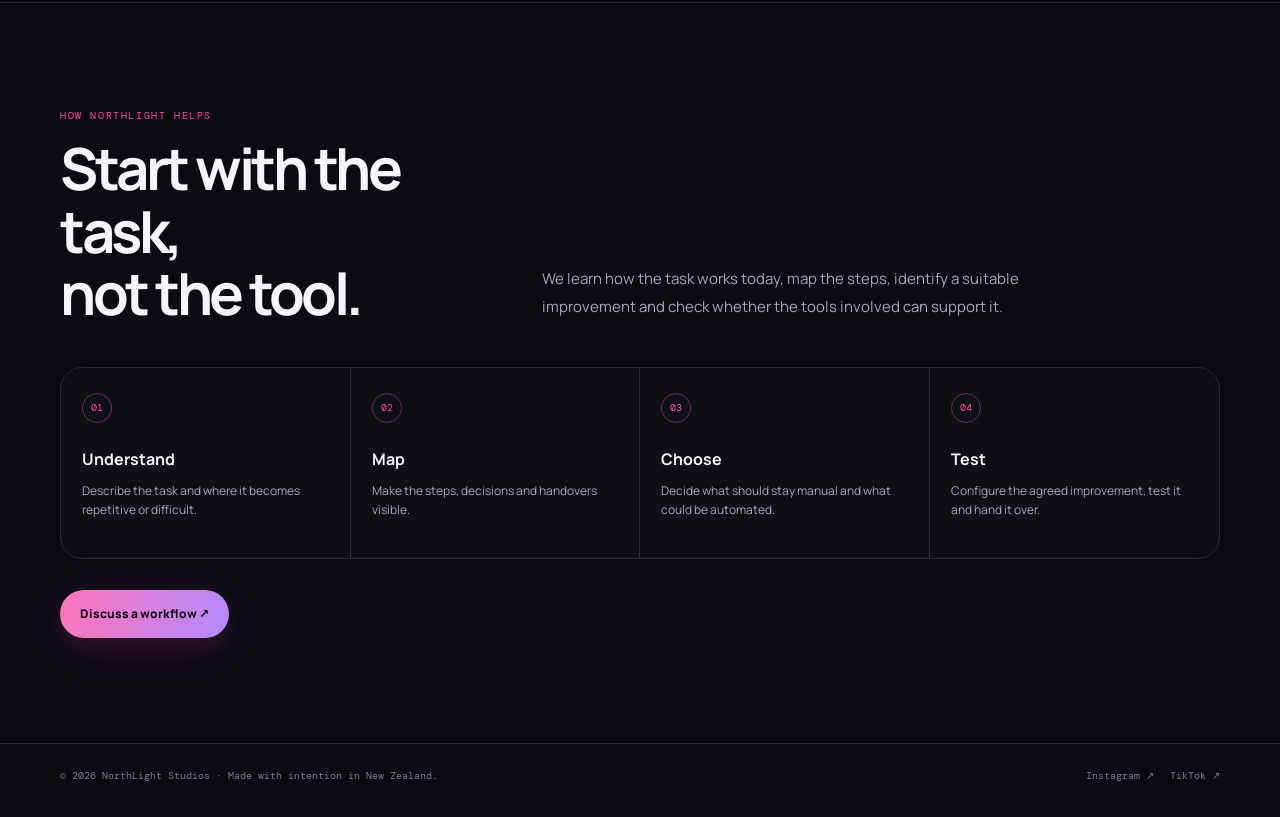
<file: workflow.html>
<!doctype html>
<html lang="en-NZ"><head><meta charset="utf-8"><meta name="viewport" content="width=device-width, initial-scale=1"><meta name="theme-color" content="#0b0b12"><meta name="description" content="A simple explanation of workflows, business process mapping and practical automation from NorthLight Studios."><meta property="og:title" content="What is a workflow? | NorthLight Studios"><meta property="og:description" content="A simple explanation of workflows, business process mapping and practical automation from NorthLight Studios."><title>What is a workflow? | NorthLight Studios</title><link rel="preconnect" href="https://fonts.googleapis.com"><link rel="preconnect" href="https://fonts.gstatic.com" crossorigin><link href="https://fonts.googleapis.com/css2?family=DM+Mono:wght@400;500&family=Manrope:wght@400;500;600;700;800&display=swap" rel="stylesheet"><link rel="stylesheet" href="styles.css"><script src="script.js" defer></script></head><body><header class="site-header" id="siteHeader"><div class="wrap nav">
<a class="brand" href="index.html" aria-label="NorthLight Studios home"><span class="brand-logo"><img src="assets/northlight-logo.png" alt="" width="44" height="30"></span><span class="brand-name">NORTHLIGHT<span> / </span>STUDIOS</span></a>
<nav id="main-menu" class="nav-links" aria-label="Main navigation"><a href="index.html">Home</a><a href="services.html">Services</a><a href="packages.html">Packages</a><a href="workflow.html" aria-current="page">Workflow</a><a href="studio.html">Studio</a><a href="contact.html">Contact</a></nav>
<div class="site-nav"><button class="menu-toggle" type="button" aria-expanded="false" aria-controls="main-menu">MENU ☰</button></div>
<a class="nav-cta" href="contact.html">LET'S TALK ↗</a>
</div></header><main><div class="wrap page-hero"><div class="page-kicker">03 / Workflow guide</div><h1>What is a <span class="gradient-text">workflow?</span></h1><p class="hero-lede">A workflow is simply the series of steps a task follows from beginning to completion. It explains what happens, who or what does each step, and what needs to happen next.</p></div>
<section class="content-section"><div class="wrap"><div class="content-grid"><article class="detail-card"><span class="index">THE SIMPLE VERSION</span><h2>A repeatable path from start to finish.</h2><p>Think about what happens when a new customer contacts your business. Someone receives the message, reads it, records the details, replies, passes it to the right person and remembers to follow up. Those connected steps are a workflow — even if they currently happen through email, a notebook or a spreadsheet.</p></article><article class="detail-card"><span class="index">WHY IT MATTERS</span><h2>Make the work easier to see.</h2><p>Mapping a workflow helps reveal repeated tasks, missing information, delays and handovers that can be improved. Sometimes the best fix is simply a clearer process. Sometimes a digital tool can take care of a repetitive step.</p></article></div>
<h2 style="font-size:clamp(28px,4vw,42px);margin:54px 0 8px">Example: handling a new enquiry</h2><p class="section-intro">Here is a simple example of how a business might organise incoming enquiries.</p>
<div class="workflow-steps"><article class="workflow-node"><span class="index">01</span><h3>Trigger</h3><p>A customer submits an enquiry form or sends a message.</p></article><article class="workflow-node"><span class="index">02</span><h3>Capture</h3><p>The customer's details are recorded in an agreed place.</p></article><article class="workflow-node"><span class="index">03</span><h3>Acknowledge</h3><p>An acknowledgement is sent so the customer knows it arrived.</p></article><article class="workflow-node"><span class="index">04</span><h3>Notify</h3><p>The right person is notified and can review the request.</p></article><article class="workflow-node"><span class="index">05</span><h3>Follow up</h3><p>A reminder is created if the enquiry still needs a response.</p></article></div>
<div class="content-grid"><article class="detail-card"><h3>What can be automated?</h3><ul class="check-list"><li>Copying form details into a spreadsheet or CRM</li><li>Sending a standard acknowledgement</li><li>Notifying a team member about a new request</li><li>Creating a follow-up reminder or task</li></ul></article><article class="detail-card"><h3>What still needs a person?</h3><ul class="check-list"><li>Understanding unusual or sensitive requests</li><li>Making decisions that need judgement</li><li>Providing a personal response or quote</li><li>Checking that the process is working as intended</li></ul></article></div>
<div class="callout-panel" style="margin-top:20px"><strong>Automation is not the same as a workflow.</strong> A workflow is the process itself. Automation means using tools to carry out selected steps. Not every step should be automated, and not every business needs complex software.</div></div></section>
<section><div class="wrap reveal"><div class="section-head"><div><div class="kicker">How NorthLight helps</div><h2>Start with the task,<br>not the tool.</h2></div><p class="section-intro">We learn how the task works today, map the steps, identify a suitable improvement and check whether the tools involved can support it.</p></div><div class="process"><article class="step"><span class="index">01</span><h3>Understand</h3><p>Describe the task and where it becomes repetitive or difficult.</p></article><article class="step"><span class="index">02</span><h3>Map</h3><p>Make the steps, decisions and handovers visible.</p></article><article class="step"><span class="index">03</span><h3>Choose</h3><p>Decide what should stay manual and what could be automated.</p></article><article class="step"><span class="index">04</span><h3>Test</h3><p>Configure the agreed improvement, test it and hand it over.</p></article></div><div class="hero-actions"><a class="button button-primary" href="contact.html?topic=workflow">Discuss a workflow ↗</a></div></div></section></main><footer class="wrap"><span>© <span id="year"></span> NorthLight Studios · Made with intention in New Zealand.</span><div class="footer-social"><a href="https://www.instagram.com/northlight_std" target="_blank" rel="noopener noreferrer">Instagram ↗</a><a href="https://www.tiktok.com/@northlight.studi" target="_blank" rel="noopener noreferrer">TikTok ↗</a></div></footer></body></html>
</file>
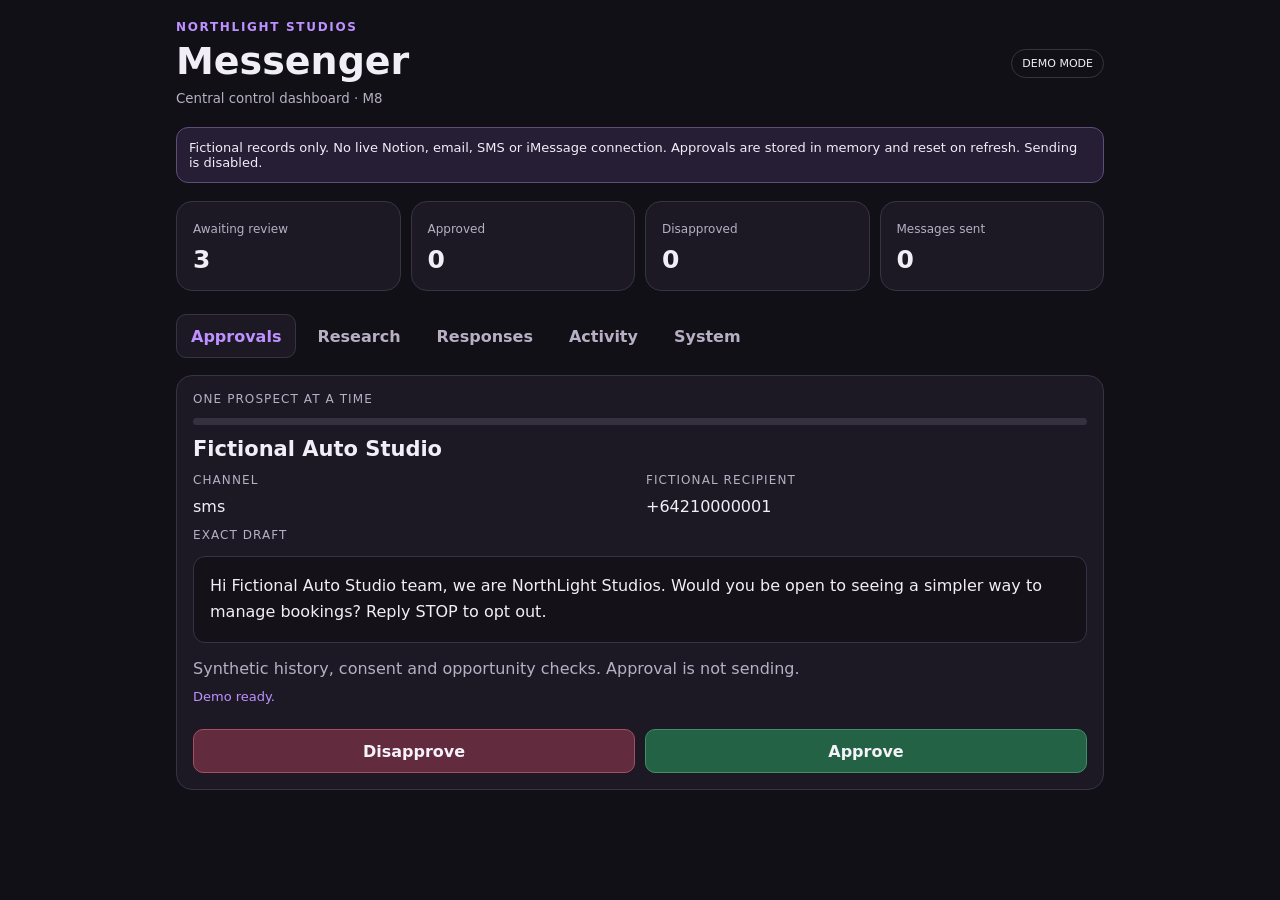
<file: messenger/dashboard.html>
<!doctype html>
<html lang="en-NZ"><head><meta charset="utf-8"><meta name="viewport" content="width=device-width,initial-scale=1"><meta name="color-scheme" content="dark"><title>NorthLight Messenger — M8 preview</title>
<style>
:root{font-family:system-ui,-apple-system,sans-serif;color:#f1eef7;background:#111016;--panel:#1c1924;--line:#383343;--muted:#b7afc3;--accent:#bd91ff}*{box-sizing:border-box}body{margin:0}main{max-width:960px;margin:auto;padding:20px 16px 60px}header{display:flex;justify-content:space-between;gap:12px;align-items:center;margin-bottom:20px}.brand{font-weight:800;letter-spacing:.14em;font-size:12px;color:var(--accent)}h1{font-size:clamp(26px,5vw,38px);margin:5px 0}h2{font-size:21px;margin:0 0 12px}h3{margin:0 0 8px;font-size:15px}p{line-height:1.55;margin:8px 0}small,.muted{color:var(--muted)}.badge{font-size:11px;border:1px solid var(--line);padding:7px 10px;border-radius:100px;white-space:nowrap}.notice{background:#251e35;border:1px solid #604c79;border-radius:12px;padding:12px;margin:10px 0 18px;font-size:13px}.metrics{display:grid;grid-template-columns:repeat(4,1fr);gap:10px}.metric,.panel{background:var(--panel);border:1px solid var(--line);border-radius:16px;padding:16px}.metric strong{display:block;font-size:25px;margin-top:8px;font-variant-numeric:tabular-nums}.metric small{font-size:12px}.nav{display:flex;gap:6px;overflow:auto;margin:20px 0 14px;padding:3px 0}.nav button{white-space:nowrap;background:transparent;border-color:transparent;color:var(--muted);min-height:44px}.nav button[aria-selected=true]{color:var(--accent);border-color:var(--line);background:var(--panel)}button{font:inherit;color:#f5f2f8;border:1px solid var(--line);border-radius:10px;padding:11px 14px;background:#26212e;cursor:pointer;min-height:44px;font-weight:600}button:focus-visible,textarea:focus-visible{outline:3px solid var(--accent);outline-offset:2px}button:disabled{opacity:.5;cursor:default}.approve{background:#236245;border-color:#3d9068}.reject{background:#632b3e;border-color:#a64d64}.actions{display:grid;grid-template-columns:1fr 1fr;gap:10px;margin-top:16px}.draft{white-space:pre-wrap;overflow-wrap:anywhere;background:#141119;border:1px solid var(--line);padding:16px;border-radius:12px;margin:14px 0;line-height:1.65}.label{font-size:12px;text-transform:uppercase;letter-spacing:.09em;color:var(--muted)}.meta{display:grid;grid-template-columns:1fr 1fr;gap:12px}.meta p{overflow-wrap:anywhere}.progress{height:7px;border-radius:12px;background:#37313f;overflow:hidden;margin:12px 0}.progress span{display:block;background:var(--accent);height:100%;width:0;transition:width .2s}.panel{margin-bottom:14px}.line{display:flex;justify-content:space-between;gap:12px;padding:12px 0;border-bottom:1px solid var(--line)}.line:last-child{border-bottom:0}.status{min-height:24px;margin:8px 0;color:var(--accent);font-size:13px}textarea{display:block;width:100%;background:#141119;color:inherit;border:1px solid var(--line);border-radius:10px;padding:12px;font:inherit;min-height:110px;resize:vertical}[hidden]{display:none!important}.stack{display:grid;gap:10px}@media(max-width:560px){.metrics{grid-template-columns:1fr 1fr}.metric{padding:12px}.metric strong{font-size:23px}.panel{padding:14px}.meta{grid-template-columns:1fr}.badge{font-size:10px}}@media(prefers-reduced-motion:reduce){*{transition:none!important}}
</style></head><body><main><header><div><div class="brand">NORTHLIGHT STUDIOS</div><h1>Messenger</h1><small>Central control dashboard · M8</small></div><div class="badge">DEMO MODE</div></header>
<div class="notice" role="note">Fictional records only. No live Notion, email, SMS or iMessage connection. Approvals are stored in memory and reset on refresh. Sending is disabled.</div>
<div class="metrics" aria-label="Demo queue counts"><div class="metric"><small>Awaiting review</small><strong id="pending">—</strong></div><div class="metric"><small>Approved</small><strong id="approved">—</strong></div><div class="metric"><small>Disapproved</small><strong id="rejected">—</strong></div><div class="metric"><small>Messages sent</small><strong>0</strong></div></div>
<nav class="nav" aria-label="Dashboard sections"><button data-tab="review" aria-selected="true">Approvals</button><button data-tab="research" aria-selected="false">Research</button><button data-tab="responses" aria-selected="false">Responses</button><button data-tab="activity" aria-selected="false">Activity</button><button data-tab="system" aria-selected="false">System</button></nav>
<section id="review"><div class="panel"><div class="label">One prospect at a time</div><div class="progress" role="progressbar" aria-label="Review progress" aria-valuemin="0" aria-valuemax="3" aria-valuenow="0"><span id="progress"></span></div><div id="review-content"><p>Loading demo queue…</p></div><div id="review-status" class="status" role="status" aria-live="polite"></div><div class="actions" id="actions" hidden><button class="reject" id="reject">Disapprove</button><button class="approve" id="approve">Approve</button></div></div></section>
<section id="research" hidden><div class="panel"><h2>Research pipeline</h2><p>Three synthetic candidates are preloaded for interface testing. Live discovery, independent evidence review and history reconciliation are not active.</p><div id="research-list"></div></div></section>
<section id="responses" hidden><div class="panel"><h2>Reply triage simulator</h2><label for="reply" class="muted">Fictional incoming reply</label><textarea id="reply">How much?</textarea><p><button id="classify">Classify reply</button></p><div id="response-result" role="status"></div></div></section>
<section id="activity" hidden><div class="panel"><h2>Decision audit</h2><div id="audit">No decisions yet.</div></div></section>
<section id="system" hidden><div class="panel"><h2>System controls</h2><div class="line"><span>Outbound delivery</span><strong>Disabled</strong></div><div class="line"><span>SMS spend</span><strong>NZ$0.00</strong></div><div class="line"><span>Notion persistence</span><strong>Not connected</strong></div><div class="line"><span>Reviewer authentication</span><strong>Demo only</strong></div><div class="line"><span>Transport &amp; consent checks</span><strong>Required before live use</strong></div><p class="muted">No external calls or contact data are used in this preview.</p><button id="reset">Reset fictional demo</button></div></section>
</main><script type="module" src="./dashboard.mjs"></script></body></html>
</file>
<file: styles.css>
:root{--bg:#0b0b12;--surface:#12121d;--surface2:#191827;--ink:#f7f4fb;--muted:#aaa5b8;--pink:#ff4ca3;--violet:#a98bff;--cyan:#82e7e0;--line:rgba(255,255,255,.12);--max:1160px;--radius:22px}
    *{box-sizing:border-box}
    html{scroll-behavior:smooth;scroll-padding-top:88px}
    body{margin:0;background:var(--bg);color:var(--ink);font:16px/1.65 Manrope,system-ui,-apple-system,Segoe UI,sans-serif;overflow-x:hidden}
    body:before{content:"";position:fixed;inset:0;pointer-events:none;z-index:-1;background:radial-gradient(ellipse at 78% 7%,rgba(130,67,171,.2),transparent 32%),radial-gradient(ellipse at 5% 42%,rgba(255,76,163,.07),transparent 30%),linear-gradient(180deg,#0b0b12,#0d0c15 60%,#0b0b12)}
    a{color:inherit}
    .wrap{width:min(var(--max),calc(100% - 44px));margin-inline:auto}
    .mono,.eyebrow,.kicker,.nav-cta,.index,.micro{font-family:"DM Mono",monospace}
    .site-header{position:sticky;top:0;z-index:20;background:rgba(11,11,18,.78);backdrop-filter:blur(18px);border-bottom:1px solid transparent;transition:border-color .2s}
    .site-header.scrolled{border-color:var(--line)}
    .nav{height:78px;display:flex;align-items:center;justify-content:space-between;gap:24px}
    .brand{display:flex;align-items:center;gap:11px;text-decoration:none;font-weight:800;letter-spacing:.12em;font-size:13px}
    .brand-mark{width:31px;height:31px;border:1px solid rgba(255,76,163,.65);border-radius:11px;display:grid;place-items:center;color:var(--pink);font-size:18px;box-shadow:0 0 24px rgba(255,76,163,.12);transform:rotate(-8deg)}
    .brand-name span{color:var(--pink)}
    .nav-links{display:flex;align-items:center;gap:25px}
    .nav-links a{font-size:12px;color:var(--muted);text-decoration:none;transition:color .2s}
    .nav-links a:hover{color:#fff}
    .nav-cta{font-size:11px;text-decoration:none;padding:10px 15px;border:1px solid rgba(255,255,255,.2);border-radius:999px;letter-spacing:.04em}
    .nav-cta:hover{border-color:var(--pink);color:#ffc2df}
    .hero{min-height:690px;display:grid;grid-template-columns:1.1fr .9fr;align-items:center;gap:30px;padding:76px 0 90px;position:relative}
    .hero-copy{position:relative;z-index:2}
    .eyebrow{display:flex;align-items:center;gap:10px;color:#d5b7ff;text-transform:uppercase;letter-spacing:.14em;font-size:10px}
    .eyebrow:before{content:"";width:26px;height:1px;background:var(--pink)}
    h1{font-size:clamp(52px,7.4vw,94px);line-height:.99;letter-spacing:-.075em;margin:26px 0 22px;max-width:760px}
    .gradient-text{background:linear-gradient(105deg,#fff 8%,#ff83bd 48%,#b69cff 78%,#82e7e0);background-size:180% auto;-webkit-background-clip:text;background-clip:text;color:transparent;animation:shine 8s ease-in-out infinite alternate}
    @keyframes shine{to{background-position:100% center}}
    .hero-lede{font-size:17px;line-height:1.8;color:var(--muted);max-width:560px}
    .hero-actions{display:flex;gap:12px;flex-wrap:wrap;margin-top:31px}
    .button{display:inline-flex;align-items:center;justify-content:center;gap:10px;min-height:48px;padding:0 20px;border-radius:999px;text-decoration:none;font-size:12px;font-weight:800;transition:transform .2s,box-shadow .2s,border-color .2s}
    .button:hover{transform:translateY(-3px)}
    .button-primary{color:#170d19;background:linear-gradient(105deg,#ff75b7,#b18aff);box-shadow:0 10px 35px rgba(255,76,163,.18)}
    .button-primary:hover{box-shadow:0 14px 40px rgba(255,76,163,.3)}
    .button-ghost{border:1px solid var(--line);color:var(--ink)}
    .button-ghost:hover{border-color:rgba(255,255,255,.4)}
    .hero-note{margin-top:28px;color:#777286;font:10px "DM Mono",monospace;letter-spacing:.08em}
    .hero-art{position:relative;min-height:490px;display:grid;place-items:center;isolation:isolate}
    .orbital{position:absolute;width:min(39vw,440px);aspect-ratio:1;border:1px solid rgba(255,255,255,.12);border-radius:50%;transform:rotate(-25deg);box-shadow:inset 0 0 65px rgba(168,139,255,.07),0 0 90px rgba(168,139,255,.06)}
    .orbital:before,.orbital:after{content:"";position:absolute;border:1px solid rgba(255,76,163,.28);border-radius:50%;inset:11% -8%;transform:rotate(55deg)}
    .orbital:after{inset:24% -17%;border-color:rgba(130,231,224,.22);transform:rotate(-58deg)}
    .core{position:relative;width:210px;aspect-ratio:1;border-radius:38% 62% 54% 46%/44% 42% 58% 56%;display:grid;place-items:center;background:radial-gradient(circle at 32% 25%,#4d315e,#211a35 52%,#12111b 76%);border:1px solid rgba(255,255,255,.2);box-shadow:0 0 80px rgba(255,76,163,.18),inset 0 0 45px rgba(255,255,255,.06);animation:float 7s ease-in-out infinite}
    .core:before{content:"";position:absolute;inset:12px;border:1px solid rgba(255,255,255,.12);border-radius:inherit}
    .core-letter{font-size:112px;font-weight:800;letter-spacing:-.12em;line-height:1;margin-left:-12px;background:linear-gradient(140deg,#fff 15%,#ff7ab9 60%,#a98bff);-webkit-background-clip:text;background-clip:text;color:transparent;text-shadow:0 0 45px rgba(255,76,163,.12)}
    @keyframes float{50%{transform:translateY(-12px) rotate(3deg)}}
    .orbit-dot{position:absolute;width:12px;height:12px;border-radius:50%;background:var(--pink);box-shadow:0 0 22px var(--pink);top:14%;right:18%}
    .orbit-dot.two{width:8px;height:8px;background:var(--cyan);box-shadow:0 0 18px var(--cyan);top:auto;right:auto;bottom:16%;left:13%}
    .art-label{position:absolute;font:10px "DM Mono",monospace;color:#c2b5d4;letter-spacing:.12em}
    .art-label.top{top:8%;right:0}.art-label.bottom{bottom:7%;left:1%}
    .scroll-mark{position:absolute;bottom:24px;left:0;color:#777286;font:9px "DM Mono",monospace;letter-spacing:.16em}
    .scroll-mark:after{content:"";display:inline-block;width:44px;height:1px;background:var(--pink);vertical-align:middle;margin-left:12px}
    .ticker{overflow:hidden;border-block:1px solid var(--line);background:rgba(255,255,255,.018)}
    .ticker-track{display:flex;gap:38px;width:max-content;padding:16px 0;animation:marquee 34s linear infinite}
    .ticker span{font:10px "DM Mono",monospace;letter-spacing:.14em;color:#b8aec5;text-transform:uppercase;white-space:nowrap}
    .ticker b{color:var(--pink);font-weight:400;margin-left:38px}
    @keyframes marquee{to{transform:translateX(-50%)}}
    section{padding:105px 0;border-bottom:1px solid var(--line)}
    .section-head{display:grid;grid-template-columns:.8fr 1.2fr;gap:30px;align-items:end;margin-bottom:42px}
    .kicker{color:var(--pink);font-size:10px;letter-spacing:.16em;text-transform:uppercase}
    h2{font-size:clamp(34px,5vw,58px);line-height:1.08;letter-spacing:-.06em;margin:13px 0 0}
    .section-intro{max-width:570px;color:var(--muted);font-size:15px;line-height:1.85;margin:0 0 4px}
    .about-grid{display:grid;grid-template-columns:1fr 1fr;gap:18px}
    .about-panel{padding:30px;border:1px solid var(--line);border-radius:var(--radius);background:linear-gradient(145deg,rgba(255,255,255,.045),rgba(255,255,255,.012))}
    .about-panel.feature{background:radial-gradient(circle at 90% 0,rgba(168,139,255,.15),transparent 40%),linear-gradient(145deg,#1b1728,#11111a)}
    .about-panel h3{font-size:21px;letter-spacing:-.04em;margin:0 0 12px}
    .about-panel p{color:var(--muted);font-size:14px;margin:0}
    .founders{display:flex;gap:10px;flex-wrap:wrap;margin-top:24px}
    .founder-chip{border:1px solid var(--line);border-radius:999px;padding:8px 12px;font-size:11px;color:#e8dff1}
    .service-grid{display:grid;grid-template-columns:repeat(3,1fr);gap:15px}
    .service-card{min-height:250px;padding:26px;border:1px solid var(--line);border-radius:var(--radius);background:linear-gradient(155deg,#1b1728,#11111a);position:relative;overflow:hidden;transition:transform .25s,border-color .25s}
    .service-card:hover{transform:translateY(-6px);border-color:rgba(255,76,163,.5)}
    .service-card:after{content:"";position:absolute;width:170px;height:170px;border:1px solid rgba(168,139,255,.16);border-radius:50%;right:-85px;bottom:-100px;box-shadow:0 0 0 18px rgba(168,139,255,.025),0 0 0 38px rgba(168,139,255,.02)}
    .index{font-size:10px;color:var(--pink)}
    .service-card h3{font-size:21px;letter-spacing:-.04em;margin:32px 0 10px}
    .service-card p{font-size:13px;color:var(--muted);max-width:290px;margin:0}
    .package-grid{display:grid;grid-template-columns:repeat(3,1fr);gap:15px;align-items:stretch}
    .package{padding:27px;border:1px solid var(--line);border-radius:var(--radius);background:linear-gradient(155deg,#1a1725,#101018);display:flex;flex-direction:column;min-height:370px}
    .package.featured{border-color:rgba(255,76,163,.55);background:radial-gradient(circle at 100% 0,rgba(255,76,163,.13),transparent 42%),linear-gradient(155deg,#21172a,#111018);box-shadow:0 15px 60px rgba(0,0,0,.2)}
    .package-label{font:10px "DM Mono",monospace;letter-spacing:.1em;text-transform:uppercase;color:#d6b7ff}
    .package h2,.package h3{font-size:22px;margin:15px 0 3px;letter-spacing:-.04em}
    .price{font-size:38px;font-weight:800;letter-spacing:-.07em;margin:6px 0 14px}
    .price small{font:10px "DM Mono",monospace;color:var(--muted);letter-spacing:0}
    .package p{font-size:13px;color:var(--muted);margin:0 0 20px}
    .package .button{margin-top:auto;align-self:flex-start}
    .scope-note{margin-top:22px;padding:17px 19px;border-left:2px solid var(--violet);background:rgba(168,139,255,.06);color:#c3bbd0;font-size:12px}
    .process{display:grid;grid-template-columns:repeat(4,1fr);gap:0;border:1px solid var(--line);border-radius:var(--radius);overflow:hidden}
    .step{padding:24px 21px;min-height:190px;background:rgba(255,255,255,.018);border-right:1px solid var(--line)}
    .step:last-child{border:0}
    .step .index{display:inline-flex;width:30px;height:30px;border:1px solid rgba(255,76,163,.4);border-radius:50%;align-items:center;justify-content:center}
    .step h3{font-size:16px;margin:23px 0 8px}
    .step p{font-size:12px;color:var(--muted);margin:0}
    .showcase-grid{display:grid;grid-template-columns:1.1fr .9fr;gap:18px}
    .demo-card{position:relative;min-height:350px;padding:30px;border:1px solid var(--line);border-radius:var(--radius);overflow:hidden;background:radial-gradient(circle at 82% 20%,rgba(255,76,163,.2),transparent 32%),linear-gradient(140deg,#30213d,#15121f 65%)}
    .demo-window{position:absolute;right:7%;bottom:-6%;width:72%;height:66%;border:1px solid rgba(255,255,255,.2);border-radius:16px 16px 0 0;background:#171520;box-shadow:0 18px 70px #0008;transform:rotate(-5deg);padding:15px}
    .demo-window .bar{height:7px;width:45%;background:linear-gradient(90deg,var(--pink),var(--violet));border-radius:8px;margin:12px 0}
    .demo-window .line{height:5px;width:75%;background:#ffffff26;border-radius:8px;margin:8px 0}
    .demo-window .line.short{width:48%}
    .demo-title{position:relative;z-index:2;max-width:280px;font-size:32px;line-height:1.1;letter-spacing:-.06em;margin:25px 0}
    .demo-side{padding:28px;border:1px solid var(--line);border-radius:var(--radius);background:#12121c}
    .demo-side h3{font-size:20px;margin:8px 0 12px}
    .demo-side p,.demo-side li{font-size:13px;color:var(--muted)}
    .demo-side ul{padding-left:18px}
    .demo-disclaimer{font:10px "DM Mono",monospace;color:#9b91a7;margin-top:18px}
    .contact-section{padding:75px 0 88px}
    .contact-box{position:relative;overflow:hidden;border:1px solid rgba(255,255,255,.17);border-radius:30px;padding:clamp(30px,6vw,68px);background:radial-gradient(circle at 90% 0,rgba(168,139,255,.2),transparent 34%),radial-gradient(circle at 0 100%,rgba(255,76,163,.12),transparent 40%),#15121f}
    .contact-box:after{content:"✦";position:absolute;right:7%;top:3%;font-size:180px;line-height:1;color:rgba(255,255,255,.035);pointer-events:none}
    .contact-box h2{max-width:650px;font-size:clamp(40px,6vw,72px)}
    .contact-box p{max-width:570px;color:var(--muted);font-size:14px}
    .contact-actions{display:flex;gap:12px;flex-wrap:wrap;margin-top:26px}
    .contact-details{display:flex;gap:18px;flex-wrap:wrap;margin-top:32px;padding-top:22px;border-top:1px solid var(--line);font:10px "DM Mono",monospace;color:#b6adbf}
    .contact-details a{text-decoration:none}
    .contact-details a:hover{color:var(--pink)}
    footer{padding:25px 0 35px;display:flex;justify-content:space-between;gap:18px;flex-wrap:wrap;color:#81798d;font:10px "DM Mono",monospace}
    footer a{text-decoration:none}
    footer a:hover{color:#fff}
    .footer-social{display:flex;gap:16px}
    .reveal{opacity:0;transform:translateY(18px);transition:opacity .65s ease,transform .65s ease}
    .reveal.visible{opacity:1;transform:none}
    @media(max-width:850px){.hero{grid-template-columns:1fr;min-height:auto;padding:75px 0 80px}.hero-art{min-height:370px}.orbital{width:min(68vw,360px)}.section-head{grid-template-columns:1fr;gap:14px}.service-grid,.package-grid{grid-template-columns:1fr 1fr}.process{grid-template-columns:1fr 1fr}.step:nth-child(2){border-right:0}.step:nth-child(-n+2){border-bottom:1px solid var(--line)}}
    @media(max-width:600px){.wrap{width:min(var(--max),calc(100% - 30px))}.nav{height:68px}.nav-links{display:none}.nav-cta{font-size:10px;padding:9px 12px}.hero{padding-top:62px}h1{font-size:clamp(48px,14vw,72px)}.hero-lede{font-size:15px}.hero-art{min-height:300px}.core{width:155px}.core-letter{font-size:85px}.orbital{width:75vw}.art-label.top{right:0}.art-label.bottom{left:0}section{padding:75px 0}.about-grid,.service-grid,.package-grid,.showcase-grid{grid-template-columns:1fr}.about-panel,.package{padding:23px}.process{grid-template-columns:1fr}.step{min-height:0;border-right:0;border-bottom:1px solid var(--line)!important}.step:last-child{border-bottom:0!important}.demo-card{min-height:310px}.contact-box{border-radius:22px}.contact-details{flex-direction:column;gap:9px}.scroll-mark{display:none}}
    @media(prefers-reduced-motion:reduce){html{scroll-behavior:auto}*,*:before,*:after{animation-duration:.01ms!important;animation-iteration-count:1!important;transition-duration:.01ms!important}.reveal{opacity:1;transform:none}}

/* Multi-page site additions */
.page-hero{padding:86px 0 58px;position:relative}
.page-hero h1{font-size:clamp(44px,6vw,76px);max-width:850px}
.page-hero .hero-lede{max-width:720px}
.page-kicker{font:10px "DM Mono",monospace;letter-spacing:.15em;text-transform:uppercase;color:var(--pink)}
.content-section{padding:48px 0 88px;border-bottom:1px solid var(--line)}
.content-grid{display:grid;grid-template-columns:repeat(2,minmax(0,1fr));gap:16px}
.detail-card{padding:27px;border:1px solid var(--line);border-radius:var(--radius);background:linear-gradient(150deg,#1b1728,#11111a)}
.detail-card h2,.detail-card h3{margin:0 0 12px;letter-spacing:-.04em}
.detail-card p,.detail-card li{color:var(--muted);font-size:14px}
.detail-card ul{padding-left:20px}
.detail-card .index{display:block;margin-bottom:18px}
.package-page-grid{display:grid;grid-template-columns:repeat(3,minmax(0,1fr));gap:15px;align-items:stretch}
.package{min-height:0}
.package ul{padding-left:19px;margin:0 0 24px}
.package li{color:var(--muted);font-size:12px;margin:0 0 9px}
.package .package-note{font-size:11px;color:#c7bdd1;border-top:1px solid var(--line);padding-top:14px;margin-top:auto}
.included-heading{font:10px "DM Mono",monospace;letter-spacing:.12em;color:var(--cyan);text-transform:uppercase;margin:16px 0 10px}
.workflow-steps{display:grid;grid-template-columns:repeat(5,minmax(0,1fr));gap:10px;margin:28px 0}
.workflow-node{padding:20px 16px;border:1px solid var(--line);border-radius:16px;background:rgba(255,255,255,.025);min-height:155px}
.workflow-node .index{display:inline-flex;width:28px;height:28px;border:1px solid rgba(255,76,163,.45);border-radius:50%;align-items:center;justify-content:center}
.workflow-node h3{font-size:14px;margin:17px 0 7px}
.workflow-node p{font-size:11px;color:var(--muted);margin:0}
.workflow-arrow{color:var(--pink);font:18px "DM Mono",monospace;display:flex;align-items:center;justify-content:center}
.callout-panel{padding:24px 26px;border-left:2px solid var(--violet);background:rgba(168,139,255,.07);border-radius:0 16px 16px 0;color:#d0c8da;font-size:13px}
.check-list{list-style:none;padding:0!important}
.check-list li{position:relative;padding-left:24px}
.check-list li:before{content:"✓";position:absolute;left:0;color:var(--cyan);font-weight:800}
.site-nav{position:relative}
.menu-toggle{display:none;background:transparent;color:var(--ink);border:1px solid var(--line);border-radius:999px;padding:9px 12px;font:10px "DM Mono",monospace;cursor:pointer}
.nav-links a[aria-current="page"]{color:#fff}
.text-link{color:#ffc2df;text-decoration:none;border-bottom:1px solid rgba(255,76,163,.35)}
.text-link:hover{color:#fff}
.contact-methods{display:grid;grid-template-columns:repeat(2,minmax(0,1fr));gap:14px;margin-top:28px}
.contact-method{padding:22px;border:1px solid var(--line);border-radius:18px;background:rgba(255,255,255,.025)}
.contact-method small{display:block;font:10px "DM Mono",monospace;color:var(--pink);letter-spacing:.12em;text-transform:uppercase;margin-bottom:9px}
.contact-method a{font-size:14px;text-decoration:none;overflow-wrap:anywhere}
@media(max-width:850px){.package-page-grid{grid-template-columns:1fr 1fr}.workflow-steps{grid-template-columns:1fr 1fr}.workflow-node:last-child{grid-column:1/-1}}
@media(max-width:600px){
 .nav{height:auto;min-height:68px;flex-wrap:wrap;padding:13px 0}
 .menu-toggle{display:inline-flex}
 .nav-links{display:none;position:absolute;top:calc(100% + 1px);left:0;right:0;background:#12111b;border:1px solid var(--line);border-radius:0 0 16px 16px;padding:14px;flex-direction:column;align-items:stretch;gap:0}
 .nav-links.open{display:flex}
 .nav-links a{padding:12px 8px;border-bottom:1px solid rgba(255,255,255,.06)}
 .nav-links a:last-child{border-bottom:0}
 .package-page-grid,.content-grid,.contact-methods{grid-template-columns:1fr}
 .workflow-steps{grid-template-columns:1fr}
 .workflow-node:last-child{grid-column:auto}
 .workflow-node{min-height:0}
 .page-hero{padding:58px 0 34px}
 .content-section{padding:32px 0 65px}
}


/* NorthLight identity and film addition */
.brand-logo{display:flex;align-items:center;justify-content:center;flex:0 0 auto;width:45px;height:38px;overflow:hidden;border-radius:8px;background:#f000db}
.brand-logo img{display:block;width:100%;height:100%;object-fit:cover;object-position:center}
.showreel-section{padding:90px 0;border-bottom:1px solid var(--line)}
.showreel-frame{max-width:900px;margin:0 auto;border:1px solid rgba(255,255,255,.16);border-radius:22px;overflow:hidden;background:#08070c;box-shadow:0 22px 65px rgba(0,0,0,.26)}
.showreel-video{display:block;width:100%;height:auto;aspect-ratio:16/9;background:#08070c;object-fit:contain}
.showreel-caption{max-width:900px;margin:14px auto 0;color:var(--muted);font:10px "DM Mono",monospace;letter-spacing:.13em}
@media(max-width:600px){.brand{gap:7px;font-size:11px;letter-spacing:.06em}.brand-logo{width:36px;height:32px}.showreel-section{padding:70px 0}.showreel-frame{border-radius:14px}}
</file>
